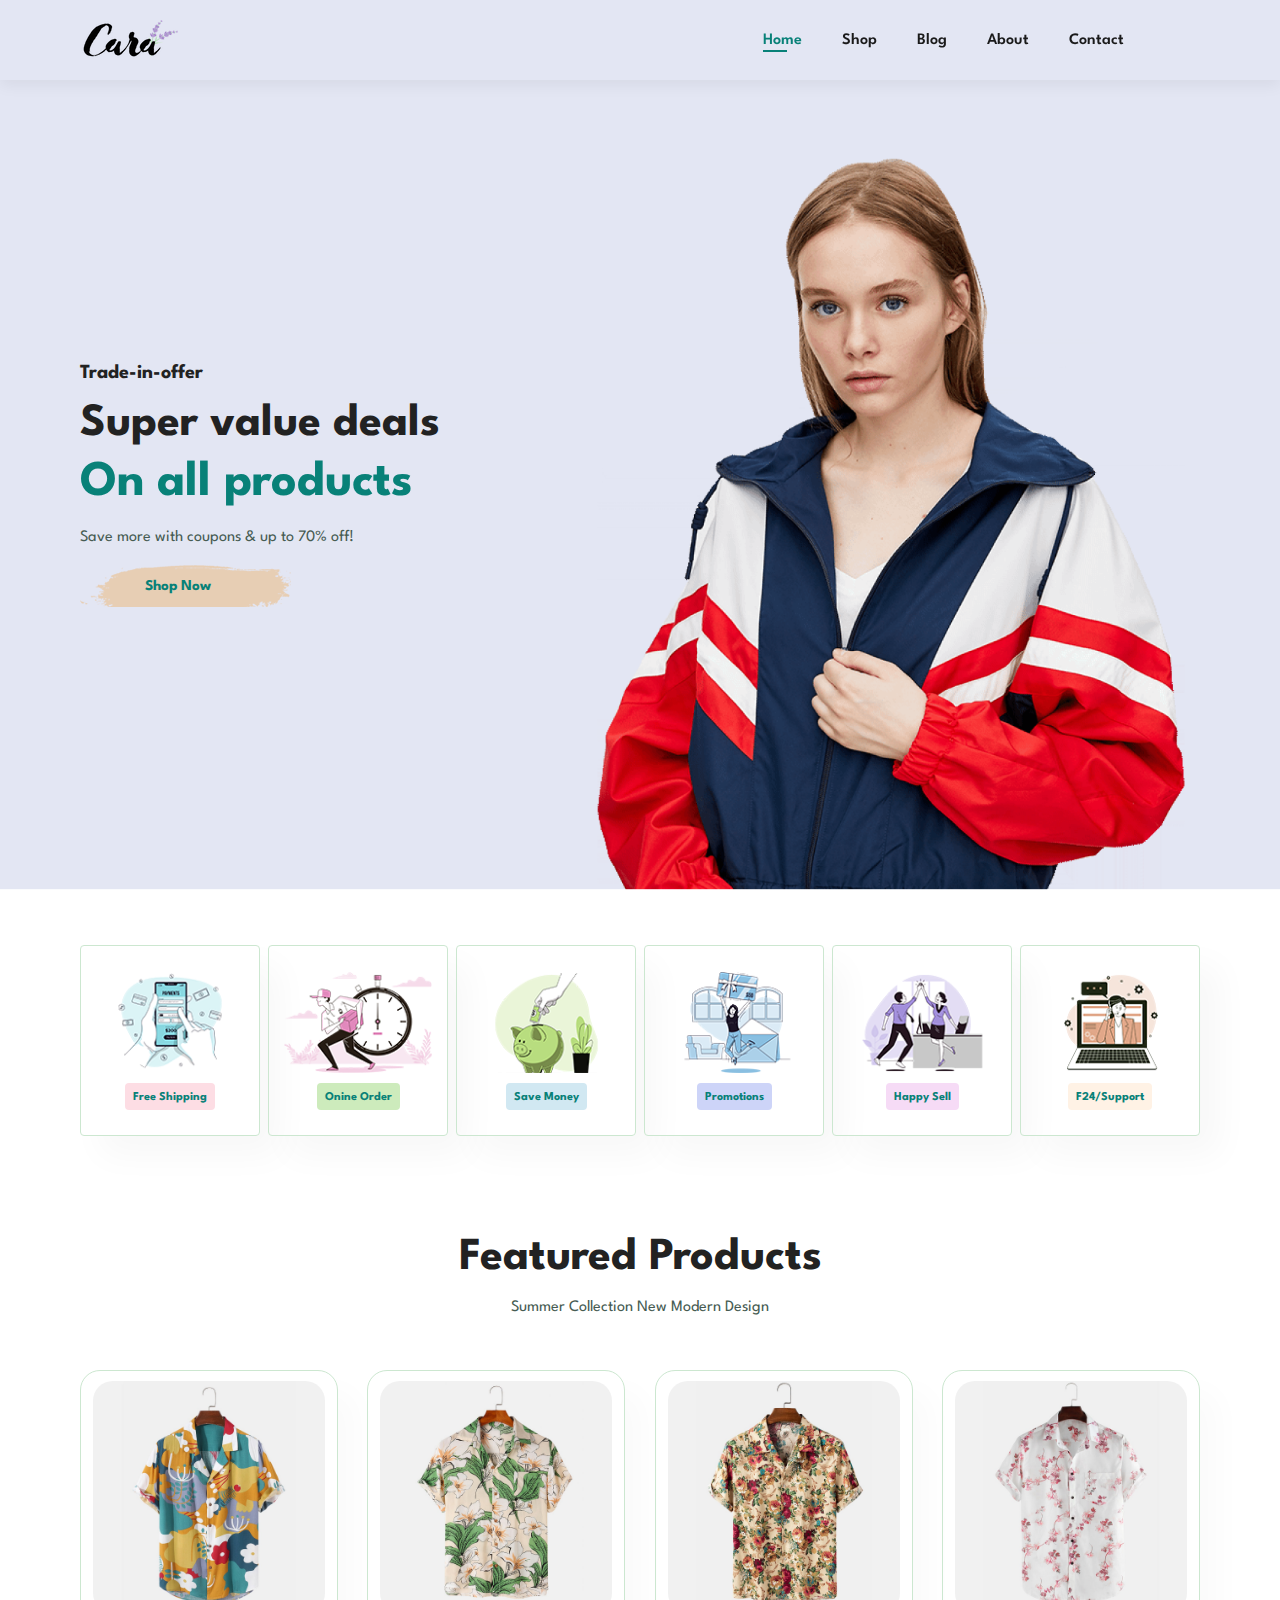
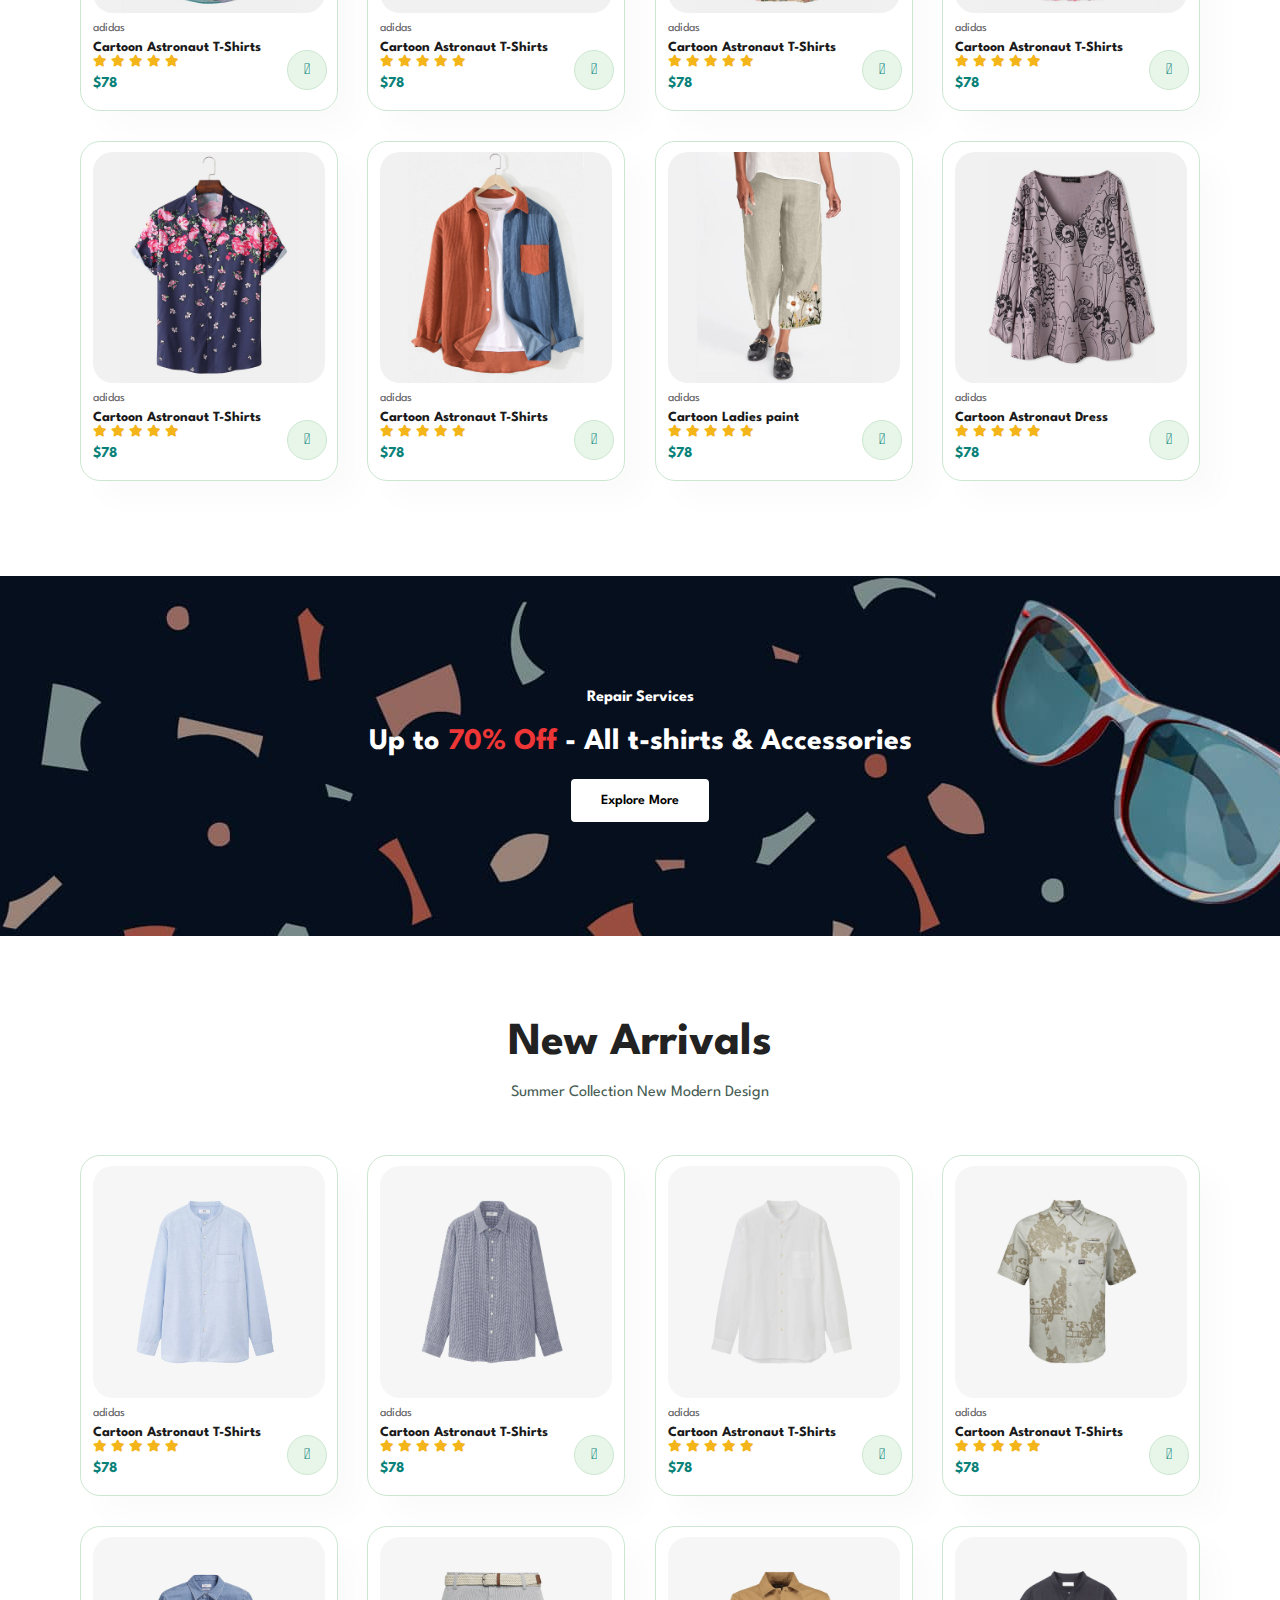
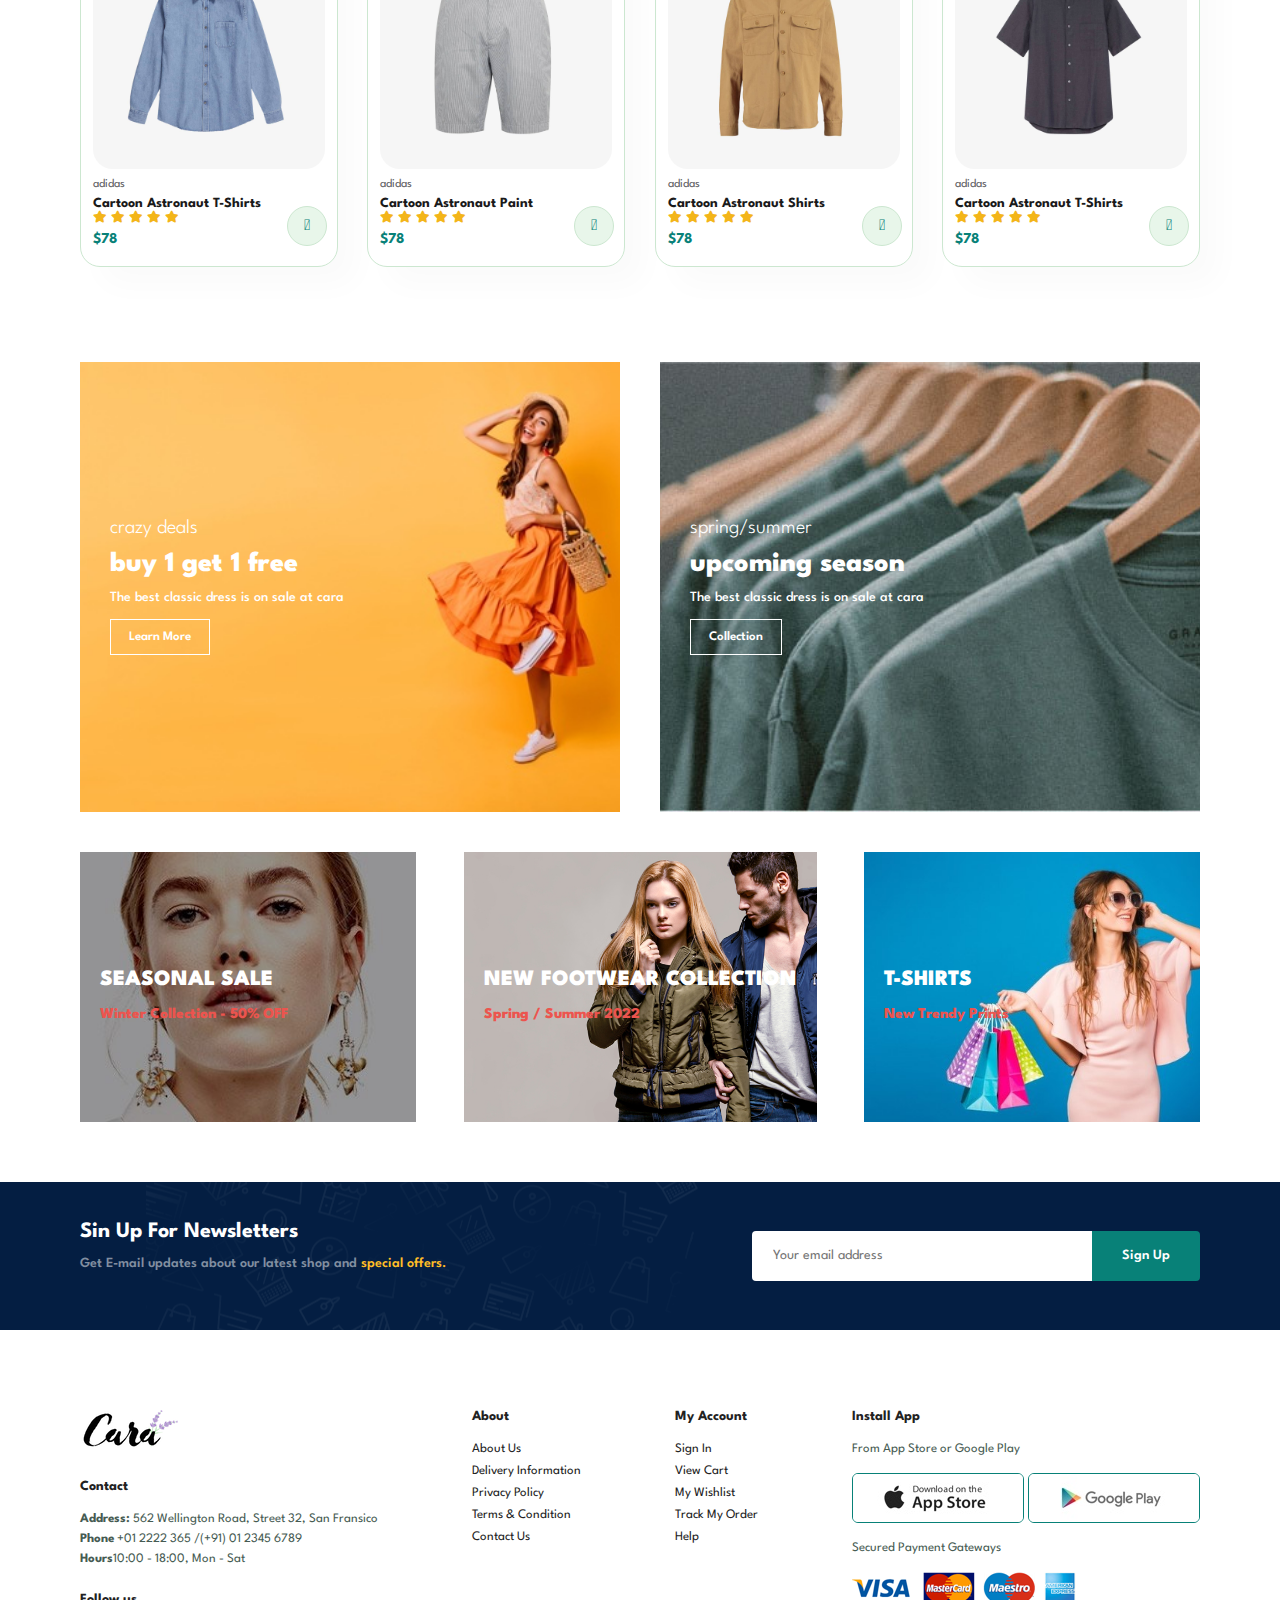
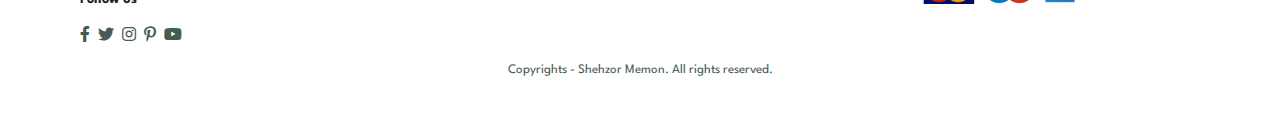
<file: index.html>
<html lang="en">
<head>
    <meta charset="UTF-8">
    <meta http-equiv="X-UA-Compatible" content="IE=edge">
    <meta name="viewport" content="width=device-width, initial-scale=1.0">
    <title>Ecommerce Website</title>
    <link rel="stylesheet" href="https://pro.fontawesome.com/releases/v5.10.0/css/all.css"/>
    <link rel="stylesheet" href="style.css">
</head>
<body>
    <section id="header">
        <a href="#"><img src="img/logo.png" class="logo" alt=""></a>

        <div>
            <ul id="navbar">
                <li><a class="active" href="index.html">Home</a></li>
                <li><a href="shop.html">Shop</a></li>
                <li><a href="blog.html">Blog</a></li>
                <li><a href="about.html">About</a></li>
                <li><a href="contact.html">Contact</a></li>
                <li id="lg-bag"><a href="cart.html"><i class="far fa-shopping-bag"></i></a></li>
                <a href="#" id="close"><i class="far fa-times"></i></a>
            </ul>
        </div>
        <div id="mobile">
            <a href="cart.html"><i class="far fa-shopping-bag"></i></a>
            <i id="bar" class="fas fa-outdent"></i>
        </div>
    </section>

    <section id="hero">
        <h4>Trade-in-offer</h4>
        <h2>Super value deals</h2>
        <h1>On all products</h1>
        <p>Save more with coupons & up to 70% off!</p>
        <button>Shop Now</button>
    </section>

    <section id="feature" class="section-p1">
        <div class="fe-box">
            <img src="img/features/f1.png" alt="">
            <h6>Free Shipping</h6>
        </div>
        <div class="fe-box">
            <img src="img/features/f2.png" alt="">
            <h6>Onine Order</h6>
        </div>
        <div class="fe-box">
            <img src="img/features/f3.png" alt="">
            <h6>Save Money</h6>
        </div>
        <div class="fe-box">
            <img src="img/features/f4.png" alt="">
            <h6>Promotions</h6>
        </div>
        <div class="fe-box">
            <img src="img/features/f5.png" alt="">
            <h6>Happy Sell</h6>
        </div>
        <div class="fe-box">
            <img src="img/features/f6.png" alt="">
            <h6>F24/Support</h6>
        </div>
    </section>

    <section id="product1" class="section-p1">
        <h2>Featured Products</h2>
        <p>Summer Collection New Modern Design</p>
        <div class="pro-container">
            <div class="pro">
                <img src="img/products/f1.jpg" alt="">
                <div class="des">
                    <span>adidas</span>
                    <h5>Cartoon Astronaut T-Shirts</h5>
                    <div class="star">
                        <i class="fas fa-star"></i>
                        <i class="fas fa-star"></i>
                        <i class="fas fa-star"></i>
                        <i class="fas fa-star"></i>
                        <i class="fas fa-star"></i>
                    </div>
                    <h4>$78</h4>
                </div>
                <a href="#"><i class="fal fa-shopping-cart cart"></i></a>
            </div>

            <div class="pro">
                <img src="img/products/f2.jpg" alt="">
                <div class="des">
                    <span>adidas</span>
                    <h5>Cartoon Astronaut T-Shirts</h5>
                    <div class="star">
                        <i class="fas fa-star"></i>
                        <i class="fas fa-star"></i>
                        <i class="fas fa-star"></i>
                        <i class="fas fa-star"></i>
                        <i class="fas fa-star"></i>
                    </div>
                    <h4>$78</h4>
                </div>
                <a href="#"><i class="fal fa-shopping-cart cart"></i></a>
            </div>

            <div class="pro">
                <img src="img/products/f3.jpg" alt="">
                <div class="des">
                    <span>adidas</span>
                    <h5>Cartoon Astronaut T-Shirts</h5>
                    <div class="star">
                        <i class="fas fa-star"></i>
                        <i class="fas fa-star"></i>
                        <i class="fas fa-star"></i>
                        <i class="fas fa-star"></i>
                        <i class="fas fa-star"></i>
                    </div>
                    <h4>$78</h4>
                </div>
                <a href="#"><i class="fal fa-shopping-cart cart"></i></a>
            </div>

            <div class="pro">
                <img src="img/products/f4.jpg" alt="">
                <div class="des">
                    <span>adidas</span>
                    <h5>Cartoon Astronaut T-Shirts</h5>
                    <div class="star">
                        <i class="fas fa-star"></i>
                        <i class="fas fa-star"></i>
                        <i class="fas fa-star"></i>
                        <i class="fas fa-star"></i>
                        <i class="fas fa-star"></i>
                    </div>
                    <h4>$78</h4>
                </div>
                <a href="#"><i class="fal fa-shopping-cart cart"></i></a>
            </div>

            <div class="pro">
                <img src="img/products/f5.jpg" alt="">
                <div class="des">
                    <span>adidas</span>
                    <h5>Cartoon Astronaut T-Shirts</h5>
                    <div class="star">
                        <i class="fas fa-star"></i>
                        <i class="fas fa-star"></i>
                        <i class="fas fa-star"></i>
                        <i class="fas fa-star"></i>
                        <i class="fas fa-star"></i>
                    </div>
                    <h4>$78</h4>
                </div>
                <a href="#"><i class="fal fa-shopping-cart cart"></i></a>
            </div>

            <div class="pro">
                <img src="img/products/f6.jpg" alt="">
                <div class="des">
                    <span>adidas</span>
                    <h5>Cartoon Astronaut T-Shirts</h5>
                    <div class="star">
                        <i class="fas fa-star"></i>
                        <i class="fas fa-star"></i>
                        <i class="fas fa-star"></i>
                        <i class="fas fa-star"></i>
                        <i class="fas fa-star"></i>
                    </div>
                    <h4>$78</h4>
                </div>
                <a href="#"><i class="fal fa-shopping-cart cart"></i></a>
            </div>

            <div class="pro">
                <img src="img/products/f7.jpg" alt="">
                <div class="des">
                    <span>adidas</span>
                    <h5>Cartoon Ladies paint</h5>
                    <div class="star">
                        <i class="fas fa-star"></i>
                        <i class="fas fa-star"></i>
                        <i class="fas fa-star"></i>
                        <i class="fas fa-star"></i>
                        <i class="fas fa-star"></i>
                    </div>
                    <h4>$78</h4>
                </div>
                <a href="#"><i class="fal fa-shopping-cart cart"></i></a>
            </div>

            <div class="pro">
                <img src="img/products/f8.jpg" alt="">
                <div class="des">
                    <span>adidas</span>
                    <h5>Cartoon Astronaut Dress</h5>
                    <div class="star">
                        <i class="fas fa-star"></i>
                        <i class="fas fa-star"></i>
                        <i class="fas fa-star"></i>
                        <i class="fas fa-star"></i>
                        <i class="fas fa-star"></i>
                    </div>
                    <h4>$78</h4>
                </div>
                <a href="#"><i class="fal fa-shopping-cart cart"></i></a>
            </div>
        </div>
    </section>

    <section id="banner" class="section-m1">
        <h4>Repair Services</h4>
        <h2>Up to <span>70% Off</span> - All t-shirts & Accessories</h2>
        <button class="normal">Explore More</button>
    </section>

    <section id="product1" class="section-p1">
        <h2>New Arrivals</h2>
        <p>Summer Collection New Modern Design</p>
        <div class="pro-container">
            <div class="pro">
                <img src="img/products/n1.jpg" alt="">
                <div class="des">
                    <span>adidas</span>
                    <h5>Cartoon Astronaut T-Shirts</h5>
                    <div class="star">
                        <i class="fas fa-star"></i>
                        <i class="fas fa-star"></i>
                        <i class="fas fa-star"></i>
                        <i class="fas fa-star"></i>
                        <i class="fas fa-star"></i>
                    </div>
                    <h4>$78</h4>
                </div>
                <a href="#"><i class="fal fa-shopping-cart cart"></i></a>
            </div>

            <div class="pro">
                <img src="img/products/n2.jpg" alt="">
                <div class="des">
                    <span>adidas</span>
                    <h5>Cartoon Astronaut T-Shirts</h5>
                    <div class="star">
                        <i class="fas fa-star"></i>
                        <i class="fas fa-star"></i>
                        <i class="fas fa-star"></i>
                        <i class="fas fa-star"></i>
                        <i class="fas fa-star"></i>
                    </div>
                    <h4>$78</h4>
                </div>
                <a href="#"><i class="fal fa-shopping-cart cart"></i></a>
            </div>

            <div class="pro">
                <img src="img/products/n3.jpg" alt="">
                <div class="des">
                    <span>adidas</span>
                    <h5>Cartoon Astronaut T-Shirts</h5>
                    <div class="star">
                        <i class="fas fa-star"></i>
                        <i class="fas fa-star"></i>
                        <i class="fas fa-star"></i>
                        <i class="fas fa-star"></i>
                        <i class="fas fa-star"></i>
                    </div>
                    <h4>$78</h4>
                </div>
                <a href="#"><i class="fal fa-shopping-cart cart"></i></a>
            </div>

            <div class="pro">
                <img src="img/products/n4.jpg" alt="">
                <div class="des">
                    <span>adidas</span>
                    <h5>Cartoon Astronaut T-Shirts</h5>
                    <div class="star">
                        <i class="fas fa-star"></i>
                        <i class="fas fa-star"></i>
                        <i class="fas fa-star"></i>
                        <i class="fas fa-star"></i>
                        <i class="fas fa-star"></i>
                    </div>
                    <h4>$78</h4>
                </div>
                <a href="#"><i class="fal fa-shopping-cart cart"></i></a>
            </div>

            <div class="pro">
                <img src="img/products/n5.jpg" alt="">
                <div class="des">
                    <span>adidas</span>
                    <h5>Cartoon Astronaut T-Shirts</h5>
                    <div class="star">
                        <i class="fas fa-star"></i>
                        <i class="fas fa-star"></i>
                        <i class="fas fa-star"></i>
                        <i class="fas fa-star"></i>
                        <i class="fas fa-star"></i>
                    </div>
                    <h4>$78</h4>
                </div>
                <a href="#"><i class="fal fa-shopping-cart cart"></i></a>
            </div>

            <div class="pro">
                <img src="img/products/n6.jpg" alt="">
                <div class="des">
                    <span>adidas</span>
                    <h5>Cartoon Astronaut Paint</h5>
                    <div class="star">
                        <i class="fas fa-star"></i>
                        <i class="fas fa-star"></i>
                        <i class="fas fa-star"></i>
                        <i class="fas fa-star"></i>
                        <i class="fas fa-star"></i>
                    </div>
                    <h4>$78</h4>
                </div>
                <a href="#"><i class="fal fa-shopping-cart cart"></i></a>
            </div>

            <div class="pro">
                <img src="img/products/n7.jpg" alt="">
                <div class="des">
                    <span>adidas</span>
                    <h5>Cartoon Astronaut Shirts</h5>
                    <div class="star">
                        <i class="fas fa-star"></i>
                        <i class="fas fa-star"></i>
                        <i class="fas fa-star"></i>
                        <i class="fas fa-star"></i>
                        <i class="fas fa-star"></i>
                    </div>
                    <h4>$78</h4>
                </div>
                <a href="#"><i class="fal fa-shopping-cart cart"></i></a>
            </div>

            <div class="pro">
                <img src="img/products/n8.jpg" alt="">
                <div class="des">
                    <span>adidas</span>
                    <h5>Cartoon Astronaut T-Shirts</h5>
                    <div class="star">
                        <i class="fas fa-star"></i>
                        <i class="fas fa-star"></i>
                        <i class="fas fa-star"></i>
                        <i class="fas fa-star"></i>
                        <i class="fas fa-star"></i>
                    </div>
                    <h4>$78</h4>
                </div>
                <a href="#"><i class="fal fa-shopping-cart cart"></i></a>
            </div>
        </div>
    </section>

    <section id="sm-banner" class="section-p1">
        <div class="banner-box">
            <h4>crazy deals</h4>
            <h2>buy 1 get 1 free</h2>
            <span>The best classic dress is on sale at cara</span>
            <button class="white">Learn More</button>
        </div>
        <div class="banner-box banner-box2">
            <h4>spring/summer</h4>
            <h2>upcoming season</h2>
            <span>The best classic dress is on sale at cara</span>
            <button class="white">Collection</button>
        </div>
    </section>

    <section id="banner3">
        <div class="banner-box">
            <h2>SEASONAL SALE</h2>
            <h3>Winter Collection - 50% OFF</h3>
        </div>
        <div class="banner-box banner-box2">
            <h2>NEW FOOTWEAR COLLECTION</h2>
            <h3>Spring / Summer 2022</h3>
        </div>
        <div class="banner-box banner-box3">
            <h2>T-SHIRTS</h2>
            <h3>New Trendy Prints</h3>
        </div>
    </section>

    <section id="newsletter" class="section-p1 section-m1">
        <div class="newstext">
            <h4>Sin Up For Newsletters</h4>
            <p>Get E-mail updates about our latest shop and <span>special offers.</span></p>
        </div>
        <div class="form">
            <input type="text" placeholder="Your email address">
            <button class="normal">Sign Up</button>
        </div>
    </section>

    <footer class="section-p1">
        <div class="col">
            <img class="logo" src="img/logo.png" alt="">
            <h4>Contact</h4>
            <p><strong>Address:</strong> 562 Wellington Road, Street 32, San Fransico</p>
            <p><strong>Phone</strong> +01 2222 365 /(+91) 01 2345 6789</p>
            <p><strong>Hours</strong>10:00 - 18:00, Mon - Sat</p>
            <div class="follow">
                <h4>Follow us</h4>
                <div class="icon">
                    <i class="fab fa-facebook-f"></i>
                    <i class="fab fa-twitter"></i>
                    <i class="fab fa-instagram"></i>
                    <i class="fab fa-pinterest-p"></i>
                    <i class="fab fa-youtube"></i>
                </div>
            </div>
        </div>

        <div class="col">
            <h4>About</h4>
            <a href="#">About Us</a>
            <a href="#">Delivery Information</a>
            <a href="#">Privacy Policy</a>
            <a href="#">Terms & Condition</a>
            <a href="#">Contact Us</a>
        </div>

        <div class="col">
            <h4>My Account</h4>
            <a href="#">Sign In</a>
            <a href="#">View Cart</a>
            <a href="#">My Wishlist</a>
            <a href="#">Track My Order</a>
            <a href="#">Help</a>
        </div>

        <div class="col install">
            <h4>Install App</h4>
            <p>From App Store or Google Play</p>
            <div class="row">
                <img src="img/pay/app.jpg" alt="">
                <img src="img/pay/play.jpg" alt="">
            </div>
                <p>Secured Payment Gateways</p>
                <img src="img/pay/pay.png" alt="">
        </div>

        <div class="copyright">
            <p> Copyrights - Shehzor Memon. All rights reserved.</p>
        </div>
    </footer>

    <script src="script.js"></script>
</body>
</html>
</file>
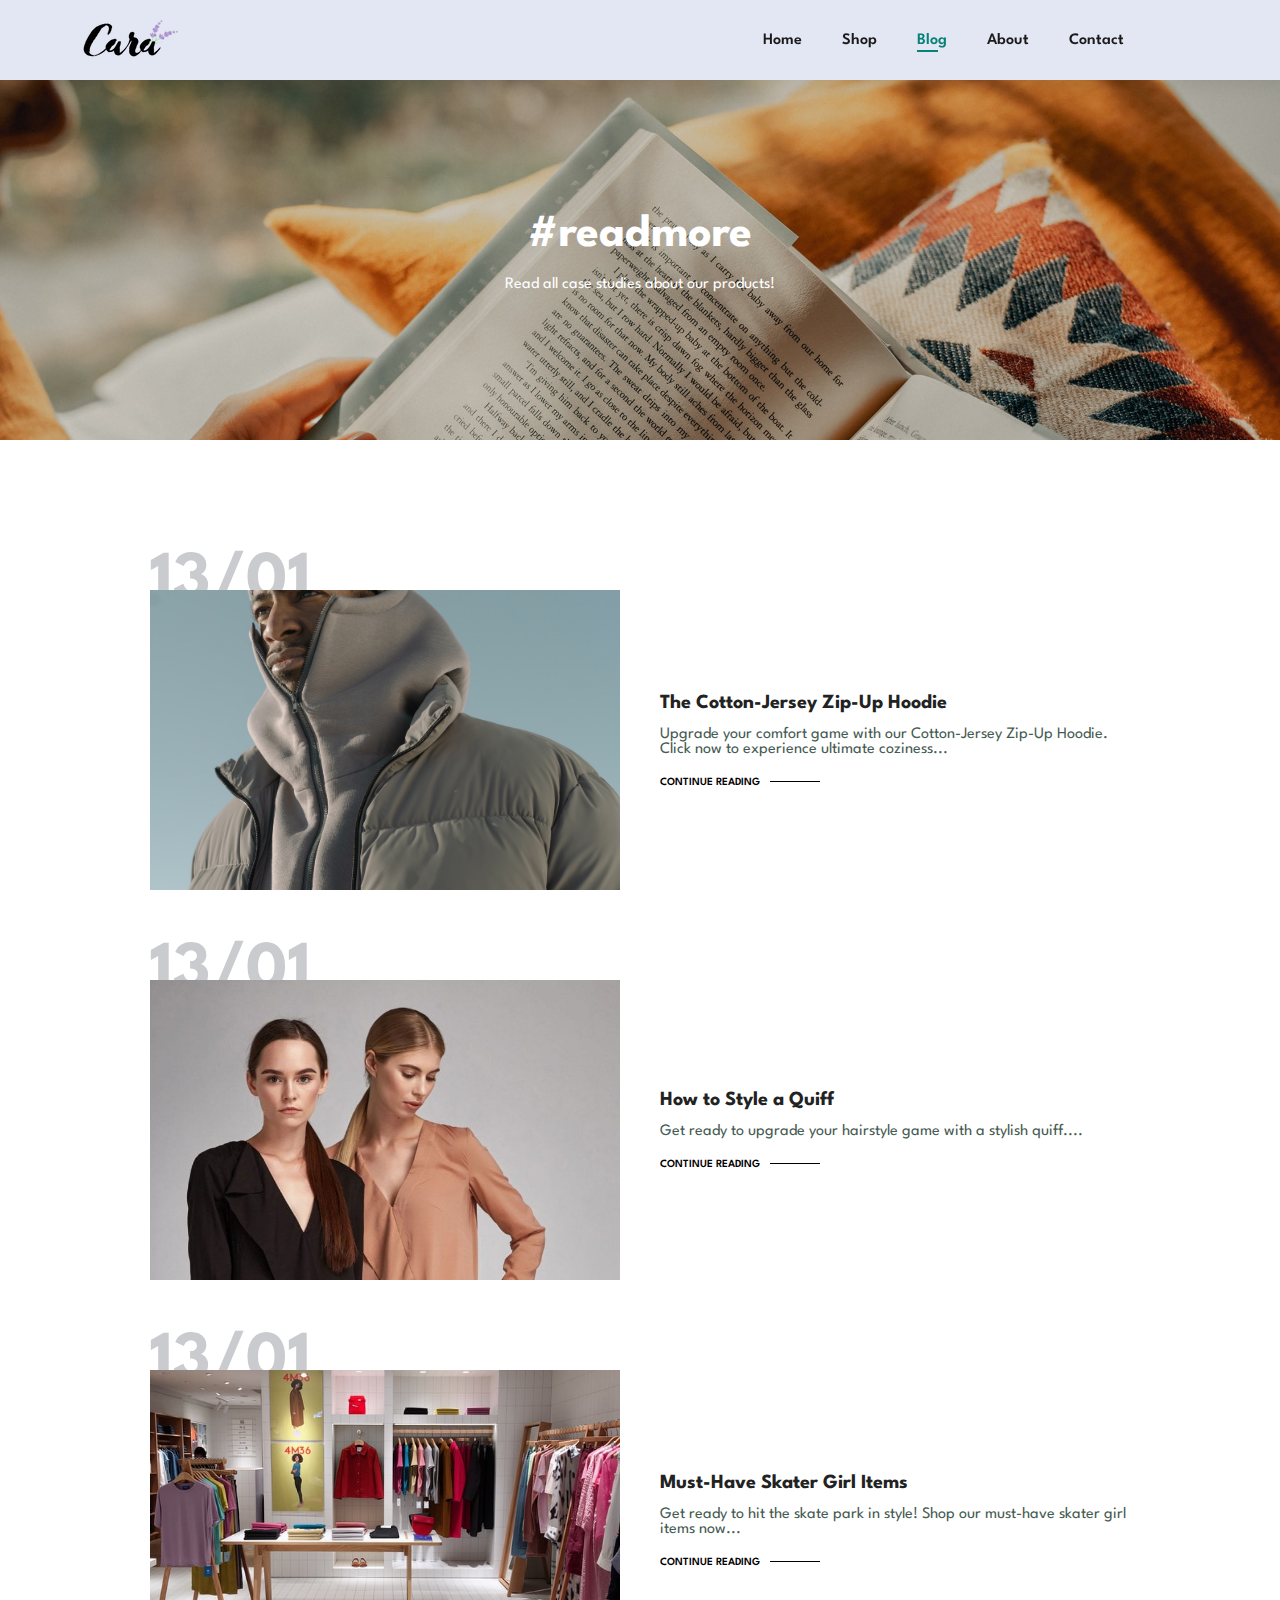
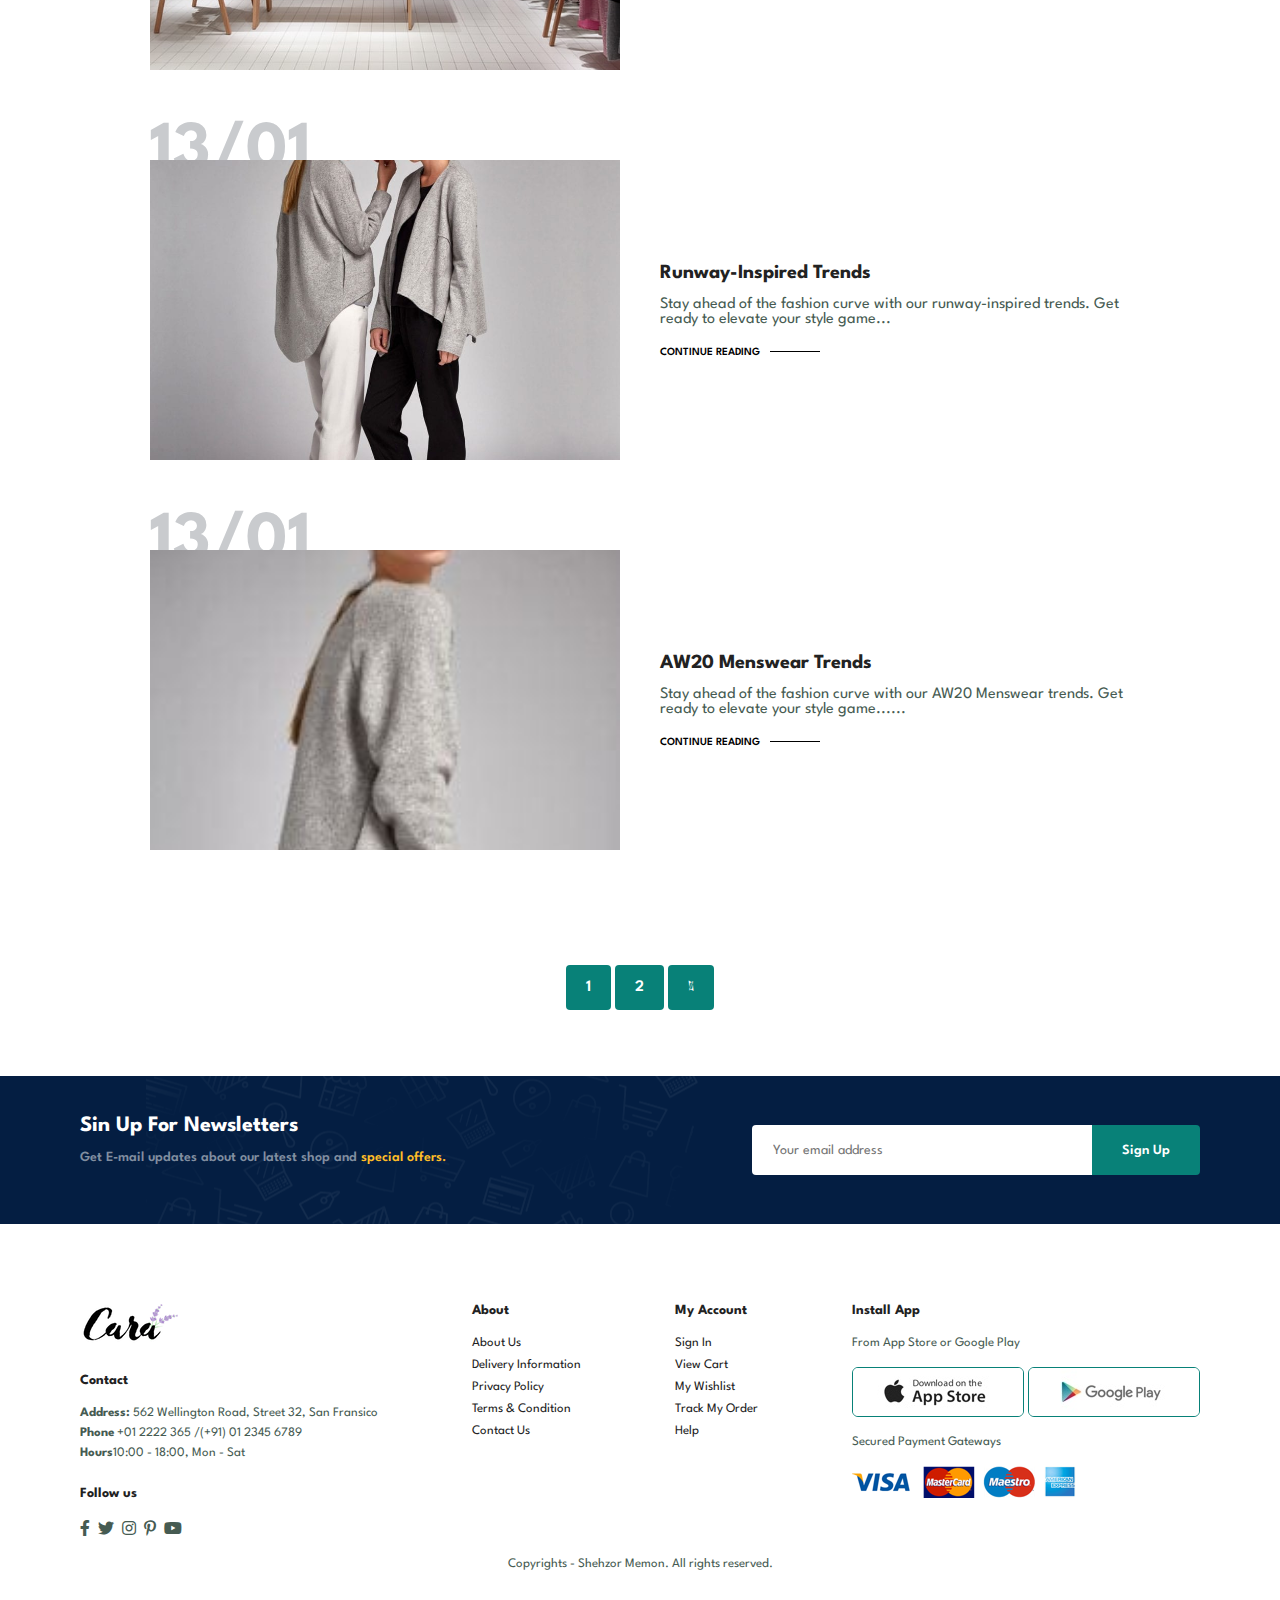
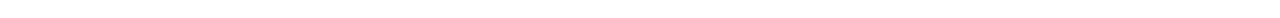
<file: blog.html>
<html lang="en">
<head>
    <meta charset="UTF-8">
    <meta http-equiv="X-UA-Compatible" content="IE=edge">
    <meta name="viewport" content="width=device-width, initial-scale=1.0">
    <title>Ecommerce Website</title>
    <link rel="stylesheet" href="https://pro.fontawesome.com/releases/v5.10.0/css/all.css"/>
    <link rel="stylesheet" href="style.css">
</head>
<body>
    <section id="header">
        <a href="#"><img src="img/logo.png" class="logo" alt=""></a>

        <div>
            <ul id="navbar">
                <li><a href="index.html">Home</a></li>
                <li><a href="shop.html">Shop</a></li>
                <li><a class="active" href="blog.html">Blog</a></li>
                <li><a href="about.html">About</a></li>
                <li><a href="contact.html">Contact</a></li>
                <li id="lg-bag"><a href="cart.html"><i class="far fa-shopping-bag"></i></a></li>
                <a href="#" id="close"><i class="far fa-times"></i></a>
            </ul>
        </div>
        <div id="mobile">
            <a href="cart.html"><i class="far fa-shopping-bag"></i></a>
            <i id="bar" class="fas fa-outdent"></i>
        </div>
    </section>

    <section id="page-header2" class="blog-header">
        
        <h2>#readmore</h2>
        <p>Read all case studies about our products!</p>
        
    </section>

    <section id="blog">
        <div class="blog-box">
            <div class="blog-img">
                <img src="img/blog/b1.jpg" alt="">
            </div>
            <div class="blog-details">
                <h4>The Cotton-Jersey Zip-Up Hoodie</h4>
                <p>Upgrade your comfort game with our Cotton-Jersey Zip-Up Hoodie. Click now to experience ultimate coziness...</p>
                <a href="#">CONTINUE READING</a>
            </div>
            <h1>13/01</h1>
        </div>

        <div class="blog-box">
            <div class="blog-img">
                <img src="img/blog/b2.jpg" alt="">
            </div>
            <div class="blog-details">
                <h4>How to Style a Quiff</h4>
                <p>Get ready to upgrade your hairstyle game with a stylish quiff....</p>
                <a href="#">CONTINUE READING</a>
            </div>
            <h1>13/01</h1>
        </div>

        <div class="blog-box">
            <div class="blog-img">
                <img src="img/blog/b3.jpg" alt="">
            </div>
            <div class="blog-details">
                <h4>Must-Have Skater Girl Items</h4>
                <p>Get ready to hit the skate park in style! Shop our must-have skater girl items now...</p>
                <a href="#">CONTINUE READING</a>
            </div>
            <h1>13/01</h1>
        </div>

        <div class="blog-box">
            <div class="blog-img">
                <img src="img/blog/b4.jpg" alt="">
            </div>
            <div class="blog-details">
                <h4>Runway-Inspired Trends</h4>
                <p>Stay ahead of the fashion curve with our runway-inspired trends. Get ready to elevate your style game...</p>
                <a href="#">CONTINUE READING</a>
            </div>
            <h1>13/01</h1>
        </div>

        <div class="blog-box">
            <div class="blog-img">
                <img src="img/blog/b5.jpg" alt="">
            </div>
            <div class="blog-details">
                <h4>AW20 Menswear Trends</h4>
                <p>Stay ahead of the fashion curve with our AW20 Menswear trends. Get ready to elevate your style game......</p>
                <a href="#">CONTINUE READING</a>
            </div>
            <h1>13/01</h1>
        </div>
    </section>

    <section id="pagination" class="section-p1">
        <a href="#">1</a>
        <a href="#">2</a>
        <a href="#"><i class="fal fa-long-arrow-alt-right"></i></a>
    </section>

    <section id="newsletter" class="section-p1 section-m1">
        <div class="newstext">
            <h4>Sin Up For Newsletters</h4>
            <p>Get E-mail updates about our latest shop and <span>special offers.</span></p>
        </div>
        <div class="form">
            <input type="text" placeholder="Your email address">
            <button class="normal">Sign Up</button>
        </div>
    </section>

    <footer class="section-p1">
        <div class="col">
            <img class="logo" src="img/logo.png" alt="">
            <h4>Contact</h4>
            <p><strong>Address:</strong> 562 Wellington Road, Street 32, San Fransico</p>
            <p><strong>Phone</strong> +01 2222 365 /(+91) 01 2345 6789</p>
            <p><strong>Hours</strong>10:00 - 18:00, Mon - Sat</p>
            <div class="follow">
                <h4>Follow us</h4>
                <div class="icon">
                    <i class="fab fa-facebook-f"></i>
                    <i class="fab fa-twitter"></i>
                    <i class="fab fa-instagram"></i>
                    <i class="fab fa-pinterest-p"></i>
                    <i class="fab fa-youtube"></i>
                </div>
            </div>
        </div>

        <div class="col">
            <h4>About</h4>
            <a href="#">About Us</a>
            <a href="#">Delivery Information</a>
            <a href="#">Privacy Policy</a>
            <a href="#">Terms & Condition</a>
            <a href="#">Contact Us</a>
        </div>

        <div class="col">
            <h4>My Account</h4>
            <a href="#">Sign In</a>
            <a href="#">View Cart</a>
            <a href="#">My Wishlist</a>
            <a href="#">Track My Order</a>
            <a href="#">Help</a>
        </div>

        <div class="col install">
            <h4>Install App</h4>
            <p>From App Store or Google Play</p>
            <div class="row">
                <img src="img/pay/app.jpg" alt="">
                <img src="img/pay/play.jpg" alt="">
            </div>
                <p>Secured Payment Gateways</p>
                <img src="img/pay/pay.png" alt="">
        </div>

        <div class="copyright">
            <p> Copyrights - Shehzor Memon. All rights reserved.</p>
        </div>
    </footer>

    <script src="script.js"></script>
</body>
</html>
</file>
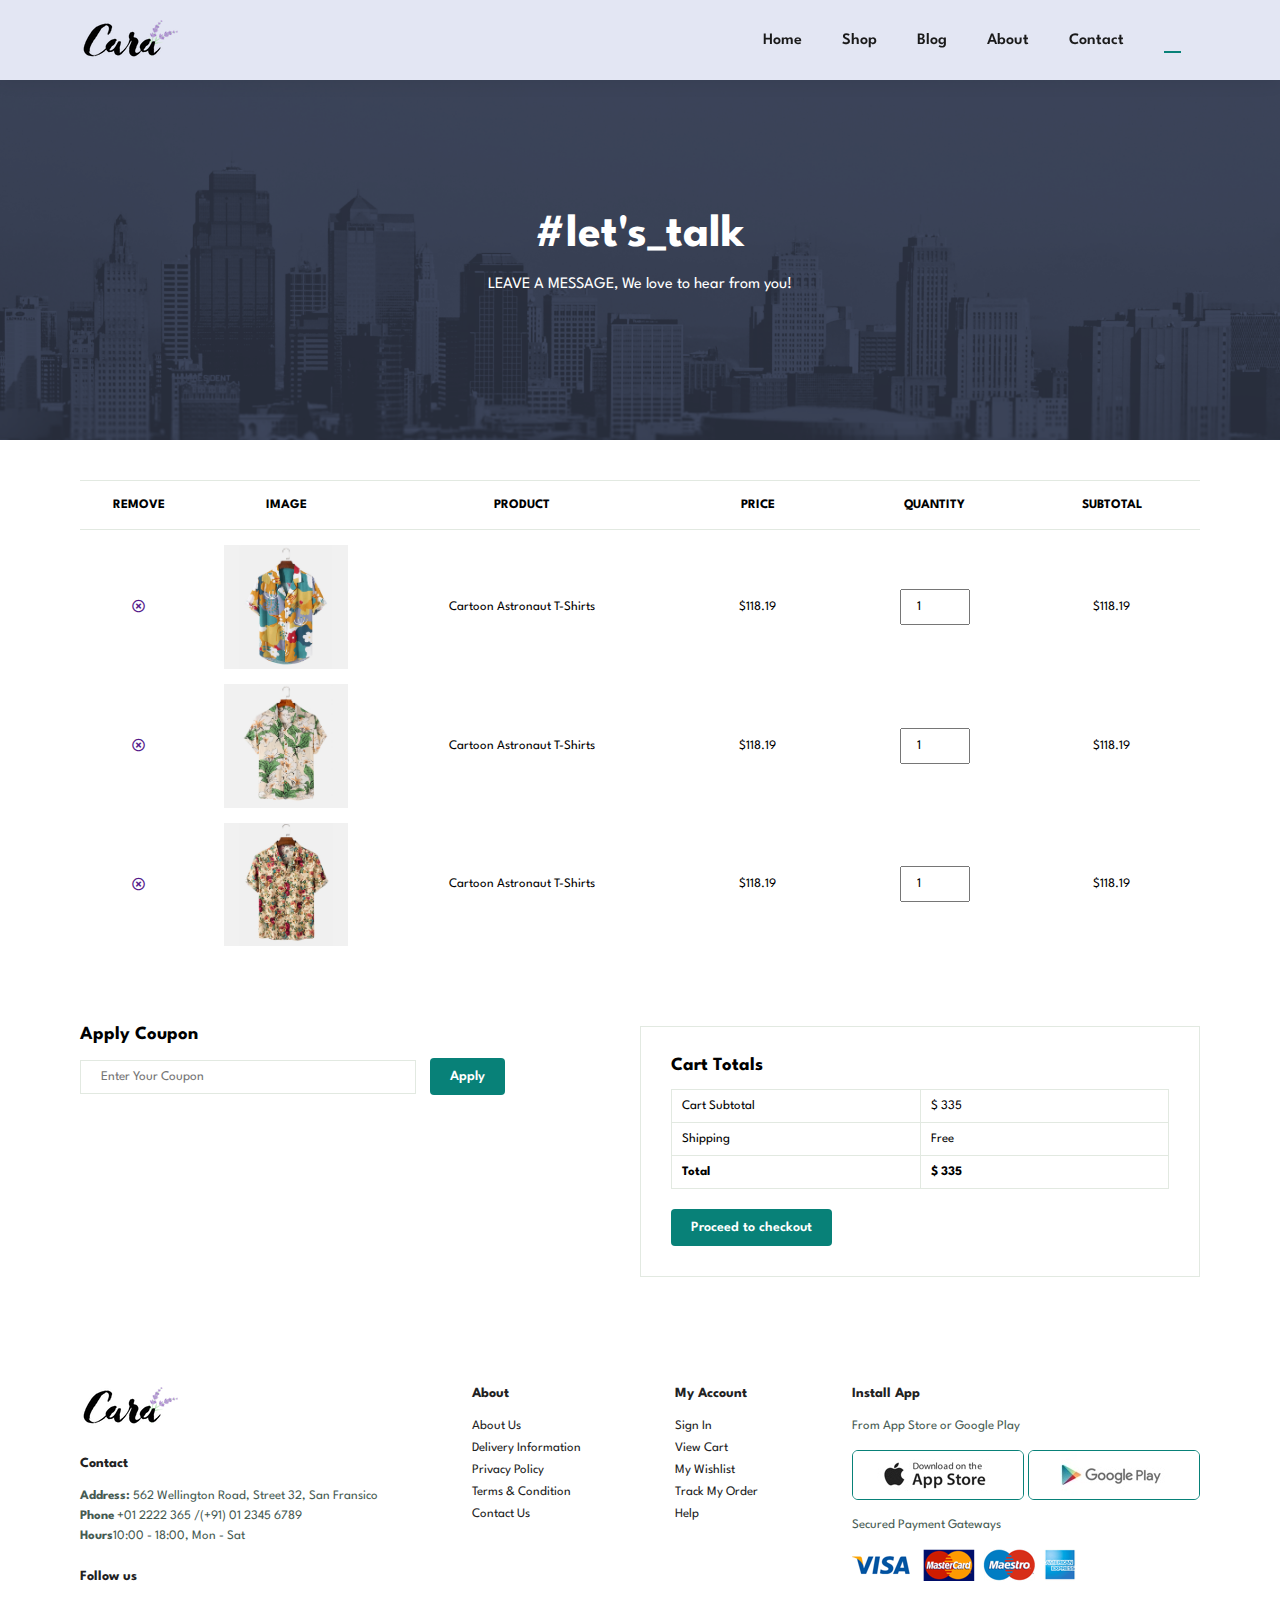
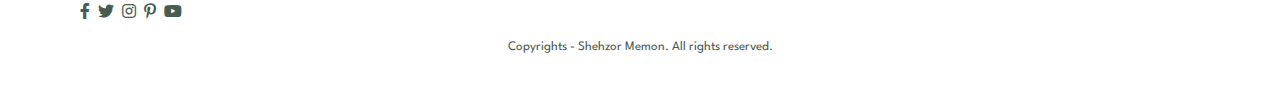
<file: cart.html>
<html lang="en">
<head>
    <meta charset="UTF-8">
    <meta http-equiv="X-UA-Compatible" content="IE=edge">
    <meta name="viewport" content="width=device-width, initial-scale=1.0">
    <title>Ecommerce Website</title>
    <link rel="stylesheet" href="https://pro.fontawesome.com/releases/v5.10.0/css/all.css"/>
    <link rel="stylesheet" href="style.css">
</head>
<body>
    <section id="header">
        <a href="#"><img src="img/logo.png" class="logo" alt=""></a>

        <div>
            <ul id="navbar">
                <li><a href="index.html">Home</a></li>
                <li><a href="shop.html">Shop</a></li>
                <li><a href="blog.html">Blog</a></li>
                <li><a href="about.html">About</a></li>
                <li><a href="contact.html">Contact</a></li>
                <li id="lg-bag"><a class="active" href="cart.html"><i class="far fa-shopping-bag"></i></a></li>
                <a href="#" id="close"><i class="far fa-times"></i></a>
            </ul>
        </div>
        <div id="mobile">
            <a href="cart.html"><i class="far fa-shopping-bag"></i></a>
            <i id="bar" class="fas fa-outdent"></i>
        </div>
    </section>

    <section id="page-header3" class="about-header">
        
        <h2>#let's_talk</h2>
        <p>LEAVE A MESSAGE, We love to hear from you!</p>
        
    </section>

    <section id="cart" class="section-p1">
        <table width="100%">
            <thead>
                <tr>
                    <td>Remove</td>
                    <td>Image</td>
                    <td>Product</td>
                    <td>Price</td>
                    <td>Quantity</td>
                    <td>Subtotal</td>
                </tr>
            </thead>
            <tbody>
                <tr>
                    <td><a href=""><i class="far fa-times-circle"></i></a></td>
                    <td><img src="img/products/f1.jpg" alt=""></td>
                    <td>Cartoon Astronaut T-Shirts</td>
                    <td>$118.19</td>
                    <td><input type="number" value="1"></td>
                    <td>$118.19</td>
                </tr>
                <tr>
                    <td><a href=""><i class="far fa-times-circle"></i></a></td>
                    <td><img src="img/products/f2.jpg" alt=""></td>
                    <td>Cartoon Astronaut T-Shirts</td>
                    <td>$118.19</td>
                    <td><input type="number" value="1"></td>
                    <td>$118.19</td>
                </tr>
                <tr>
                    <td><a href=""><i class="far fa-times-circle"></i></a></td>
                    <td><img src="img/products/f3.jpg" alt=""></td>
                    <td>Cartoon Astronaut T-Shirts</td>
                    <td>$118.19</td>
                    <td><input type="number" value="1"></td>
                    <td>$118.19</td>
                </tr>
            </tbody>
        </table>
    </section>

    <section id="cart-add" class="section-p1">
        <div id="coupon">
            <h3>Apply Coupon</h3>
            <div>
                <input type="text" placeholder="Enter Your Coupon">
                <button class="normal">Apply</button>
            </div>
        </div>

        <div id="subtotal">
            <h3>Cart Totals</h3>
            <table>
                <tr>
                    <td>Cart Subtotal</td>
                    <td>$ 335</td>
                </tr>
                <tr>
                    <td>Shipping</td>
                    <td>Free</td>
                </tr>
                <tr>
                    <td><strong>Total</strong></td>
                    <td><strong>$ 335</strong></td>
                </tr>
            </table>
            <button class="normal">Proceed to checkout</button>
        </div>
    </section>

    <footer class="section-p1">
        <div class="col">
            <img class="logo" src="img/logo.png" alt="">
            <h4>Contact</h4>
            <p><strong>Address:</strong> 562 Wellington Road, Street 32, San Fransico</p>
            <p><strong>Phone</strong> +01 2222 365 /(+91) 01 2345 6789</p>
            <p><strong>Hours</strong>10:00 - 18:00, Mon - Sat</p>
            <div class="follow">
                <h4>Follow us</h4>
                <div class="icon">
                    <i class="fab fa-facebook-f"></i>
                    <i class="fab fa-twitter"></i>
                    <i class="fab fa-instagram"></i>
                    <i class="fab fa-pinterest-p"></i>
                    <i class="fab fa-youtube"></i>
                </div>
            </div>
        </div>

        <div class="col">
            <h4>About</h4>
            <a href="#">About Us</a>
            <a href="#">Delivery Information</a>
            <a href="#">Privacy Policy</a>
            <a href="#">Terms & Condition</a>
            <a href="#">Contact Us</a>
        </div>

        <div class="col">
            <h4>My Account</h4>
            <a href="#">Sign In</a>
            <a href="#">View Cart</a>
            <a href="#">My Wishlist</a>
            <a href="#">Track My Order</a>
            <a href="#">Help</a>
        </div>

        <div class="col install">
            <h4>Install App</h4>
            <p>From App Store or Google Play</p>
            <div class="row">
                <img src="img/pay/app.jpg" alt="">
                <img src="img/pay/play.jpg" alt="">
            </div>
                <p>Secured Payment Gateways</p>
                <img src="img/pay/pay.png" alt="">
        </div>

        <div class="copyright">
            <p> Copyrights - Shehzor Memon. All rights reserved.</p>
        </div>
    </footer>

    <script src="script.js"></script>
</body>
</html>
</file>
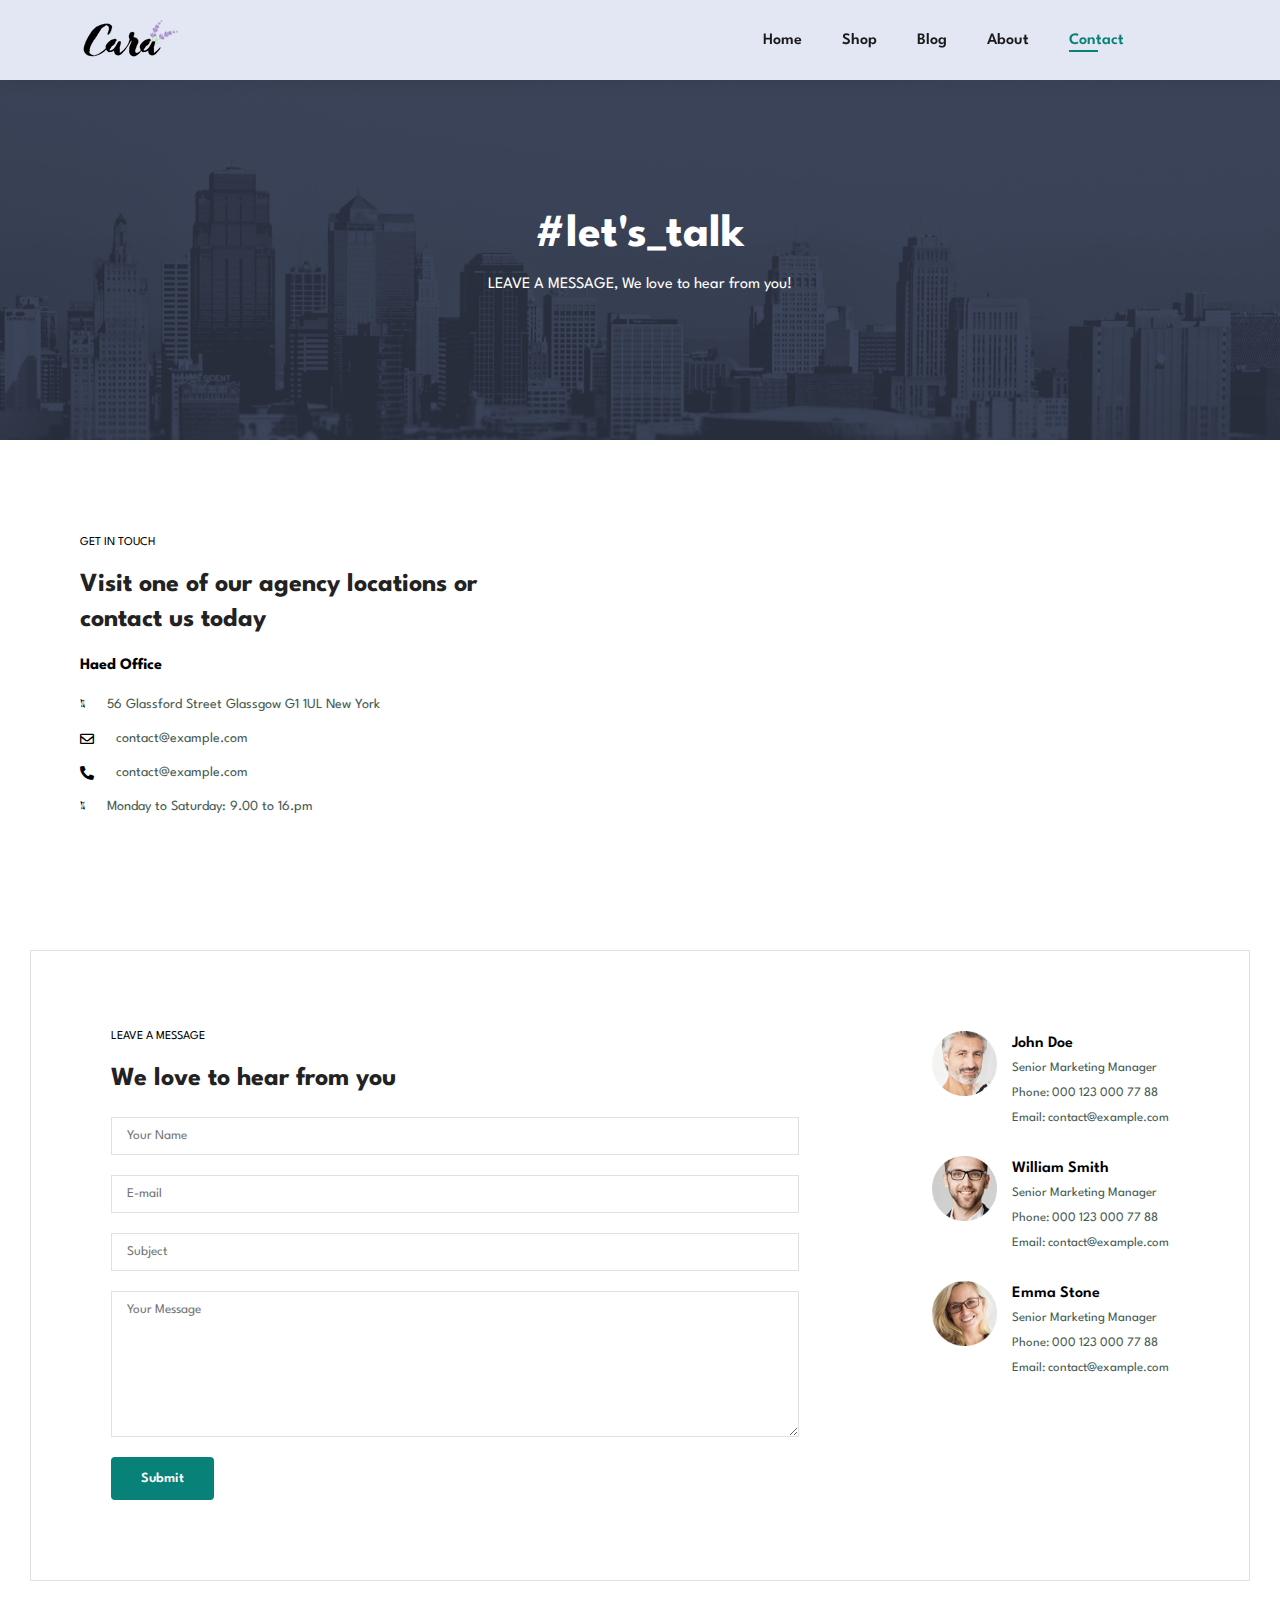
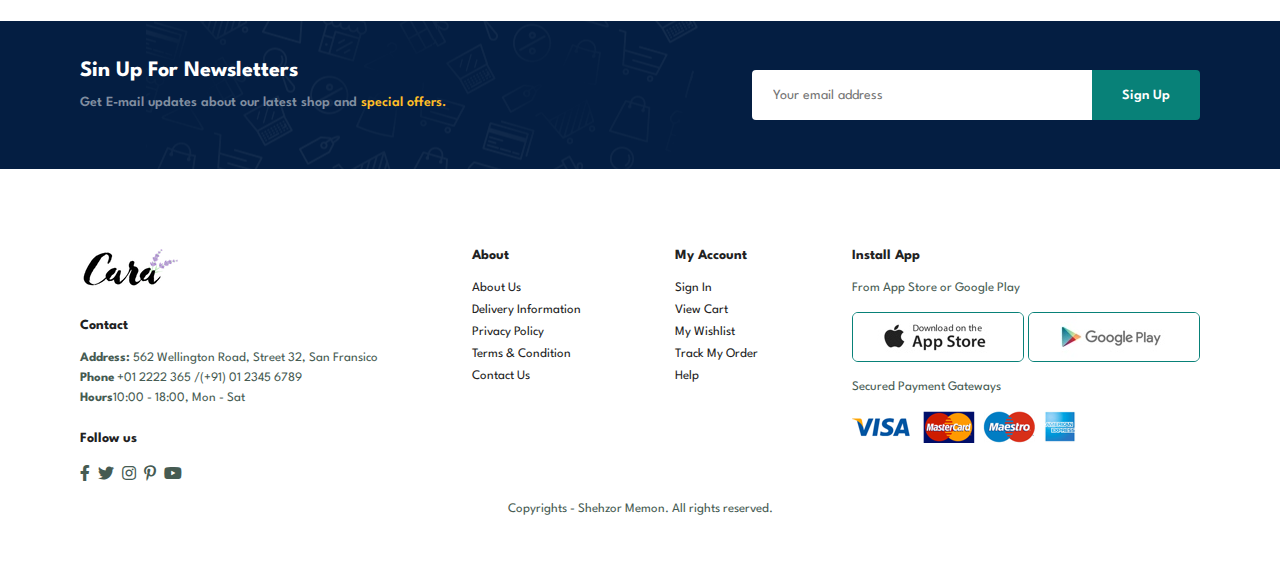
<file: contact.html>
<html lang="en">
<head>
    <meta charset="UTF-8">
    <meta http-equiv="X-UA-Compatible" content="IE=edge">
    <meta name="viewport" content="width=device-width, initial-scale=1.0">
    <title>Ecommerce Website</title>
    <link rel="stylesheet" href="https://pro.fontawesome.com/releases/v5.10.0/css/all.css"/>
    <link rel="stylesheet" href="style.css">
</head>
<body>
    <section id="header">
        <a href="#"><img src="img/logo.png" class="logo" alt=""></a>

        <div>
            <ul id="navbar">
                <li><a href="index.html">Home</a></li>
                <li><a href="shop.html">Shop</a></li>
                <li><a href="blog.html">Blog</a></li>
                <li><a href="about.html">About</a></li>
                <li><a class="active" href="contact.html">Contact</a></li>
                <li id="lg-bag"><a href="cart.html"><i class="far fa-shopping-bag"></i></a></li>
                <a href="#" id="close"><i class="far fa-times"></i></a>
            </ul>
        </div>
        <div id="mobile">
            <a href="cart.html"><i class="far fa-shopping-bag"></i></a>
            <i id="bar" class="fas fa-outdent"></i>
        </div>
    </section>

    <section id="page-header3" class="about-header">
        
        <h2>#let's_talk</h2>
        <p>LEAVE A MESSAGE, We love to hear from you!</p>
        
    </section>

    <section id="contact-details" class="section-p1">
        <div class="details">
            <span>GET IN TOUCH</span>
            <h2>Visit one of our agency locations or contact us today</h2>
            <h3>Haed Office</h3>
            <div>
                <li>
                    <i class="fal fa-map"></i>
                    <p>56 Glassford Street Glassgow G1 1UL New York</p>
                </li>
                <li>
                    <i class="far fa-envelope"></i>
                    <p>contact@example.com</p>
                </li><li>
                    <i class="fas fa-phone-alt"></i>
                    <p>contact@example.com</p>
                </li>
                <li>
                    <i class="fal fa-clock"></i>
                    <p>Monday to Saturday: 9.00 to 16.pm</p>
                </li>
            </div>
        </div>

        <div class="map">
            <iframe src="https://www.google.com/maps/embed?pb=!1m18!1m12!1m3!1d230696.12653475706!2d68.22681707720528!3d25.383815379210176!2m3!1f0!2f0!3f0!3m2!1i1024!2i768!4f13.1!3m3!1m2!1s0x394c70f6d444f3c3%3A0xc00bbc183d41e285!2sHyderabad%2C%20Sindh%2C%20Pakistan!5e0!3m2!1sen!2s!4v1667581150444!5m2!1sen!2s" width="600" height="450" style="border:0;" allowfullscreen="" loading="lazy" referrerpolicy="no-referrer-when-downgrade"></iframe>
        </div>
    </section>

    <section id="form-details">
        <form action="">
            <span>LEAVE A MESSAGE</span>
            <h2>We love to hear from you</h2>
            <input type="text" placeholder="Your Name">
            <input type="text" placeholder="E-mail">
            <input type="text" placeholder="Subject">
            <textarea name="" id="" cols="30" rows="10" placeholder="Your Message"></textarea>
            <button class="normal">Submit</button>
        </form>

        <div class="people">
            <div>
                <img src="img/people/1.png" alt="">
                <p><span>John Doe</span> Senior Marketing Manager <br> Phone: 000 123 000 77 88 <br> Email: contact@example.com</p>
            </div>
            <div>
                <img src="img/people/2.png" alt="">
                <p><span>William Smith</span> Senior Marketing Manager <br> Phone: 000 123 000 77 88 <br> Email: contact@example.com</p>
            </div>
            <div>
                <img src="img/people/3.png" alt="">
                <p><span>Emma Stone</span> Senior Marketing Manager <br> Phone: 000 123 000 77 88 <br> Email: contact@example.com</p>
            </div>
        </div>
    </section>

    <section id="newsletter" class="section-p1 section-m1">
        <div class="newstext">
            <h4>Sin Up For Newsletters</h4>
            <p>Get E-mail updates about our latest shop and <span>special offers.</span></p>
        </div>
        <div class="form">
            <input type="text" placeholder="Your email address">
            <button class="normal">Sign Up</button>
        </div>
    </section>

    <footer class="section-p1">
        <div class="col">
            <img class="logo" src="img/logo.png" alt="">
            <h4>Contact</h4>
            <p><strong>Address:</strong> 562 Wellington Road, Street 32, San Fransico</p>
            <p><strong>Phone</strong> +01 2222 365 /(+91) 01 2345 6789</p>
            <p><strong>Hours</strong>10:00 - 18:00, Mon - Sat</p>
            <div class="follow">
                <h4>Follow us</h4>
                <div class="icon">
                    <i class="fab fa-facebook-f"></i>
                    <i class="fab fa-twitter"></i>
                    <i class="fab fa-instagram"></i>
                    <i class="fab fa-pinterest-p"></i>
                    <i class="fab fa-youtube"></i>
                </div>
            </div>
        </div>

        <div class="col">
            <h4>About</h4>
            <a href="#">About Us</a>
            <a href="#">Delivery Information</a>
            <a href="#">Privacy Policy</a>
            <a href="#">Terms & Condition</a>
            <a href="#">Contact Us</a>
        </div>

        <div class="col">
            <h4>My Account</h4>
            <a href="#">Sign In</a>
            <a href="#">View Cart</a>
            <a href="#">My Wishlist</a>
            <a href="#">Track My Order</a>
            <a href="#">Help</a>
        </div>

        <div class="col install">
            <h4>Install App</h4>
            <p>From App Store or Google Play</p>
            <div class="row">
                <img src="img/pay/app.jpg" alt="">
                <img src="img/pay/play.jpg" alt="">
            </div>
                <p>Secured Payment Gateways</p>
                <img src="img/pay/pay.png" alt="">
        </div>

        <div class="copyright">
            <p> Copyrights - Shehzor Memon. All rights reserved.</p>
        </div>
    </footer>

    <script src="script.js"></script>
</body>
</html>
</file>
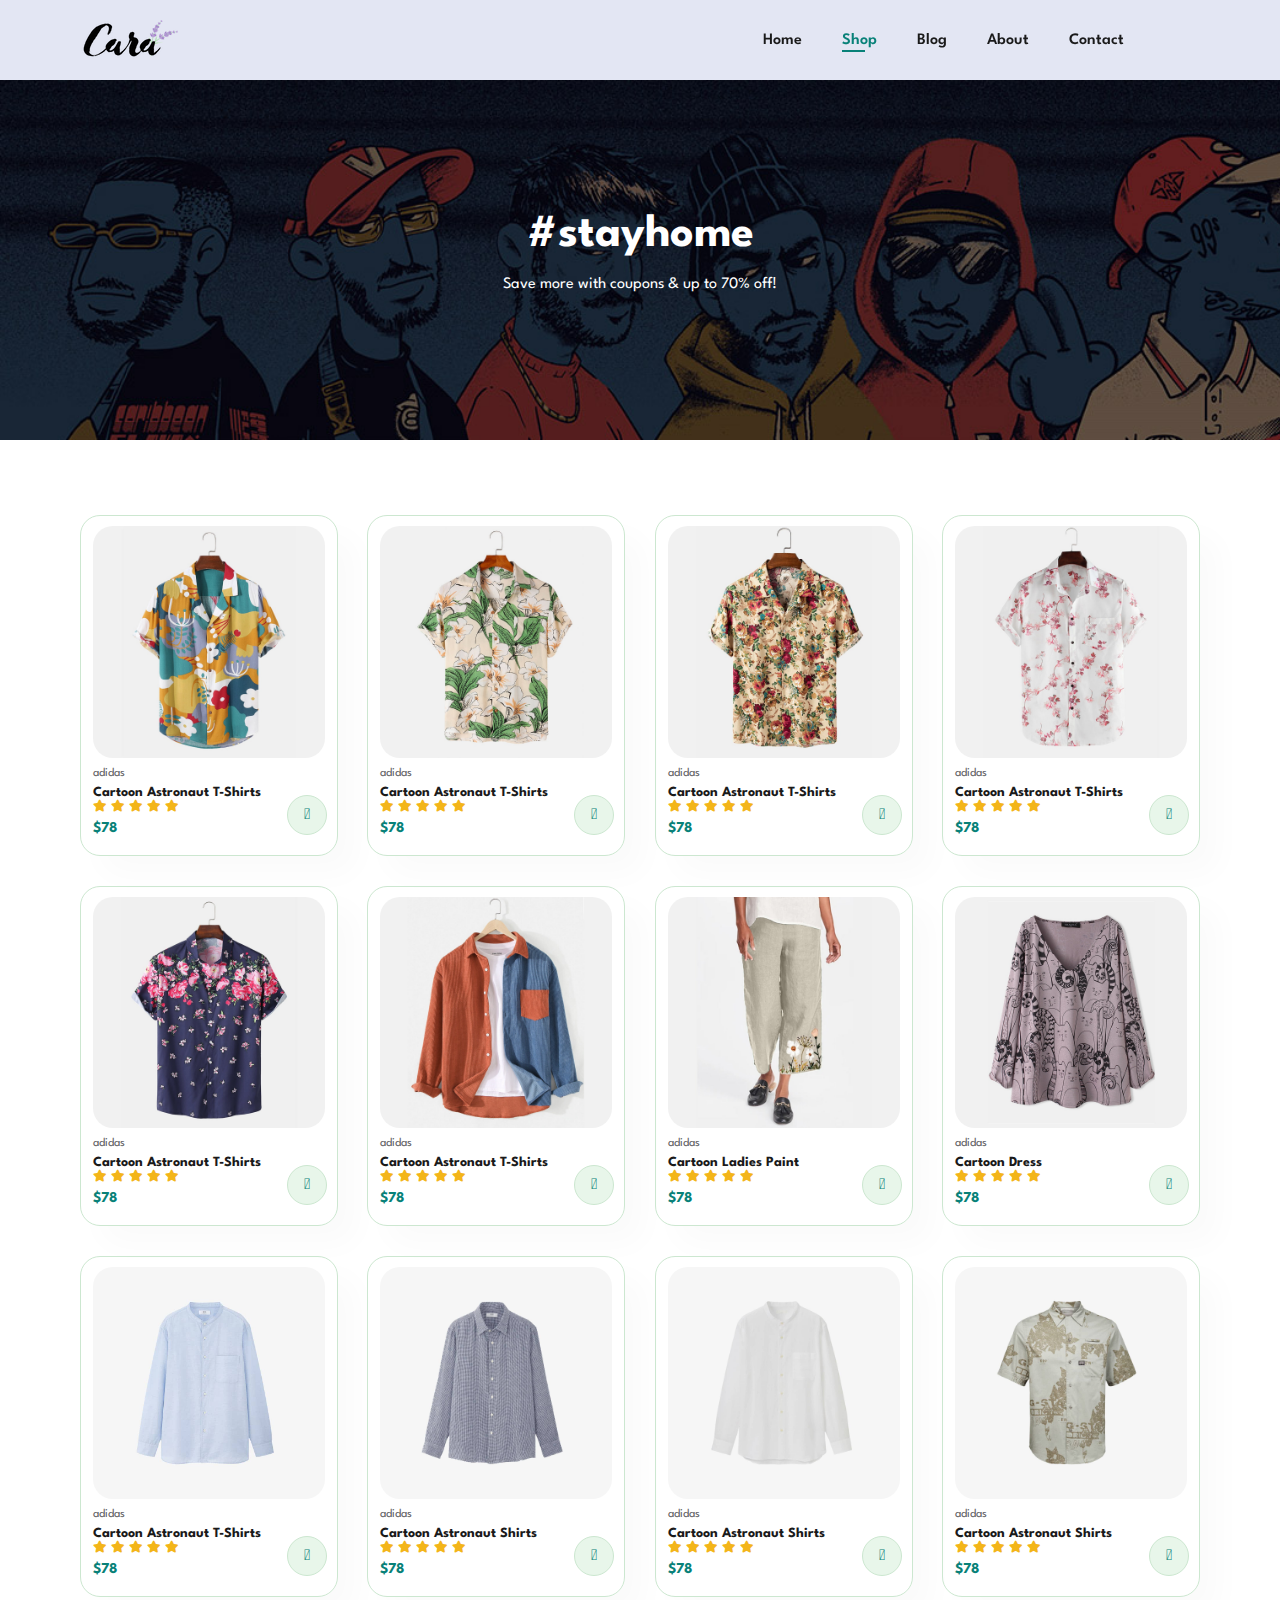
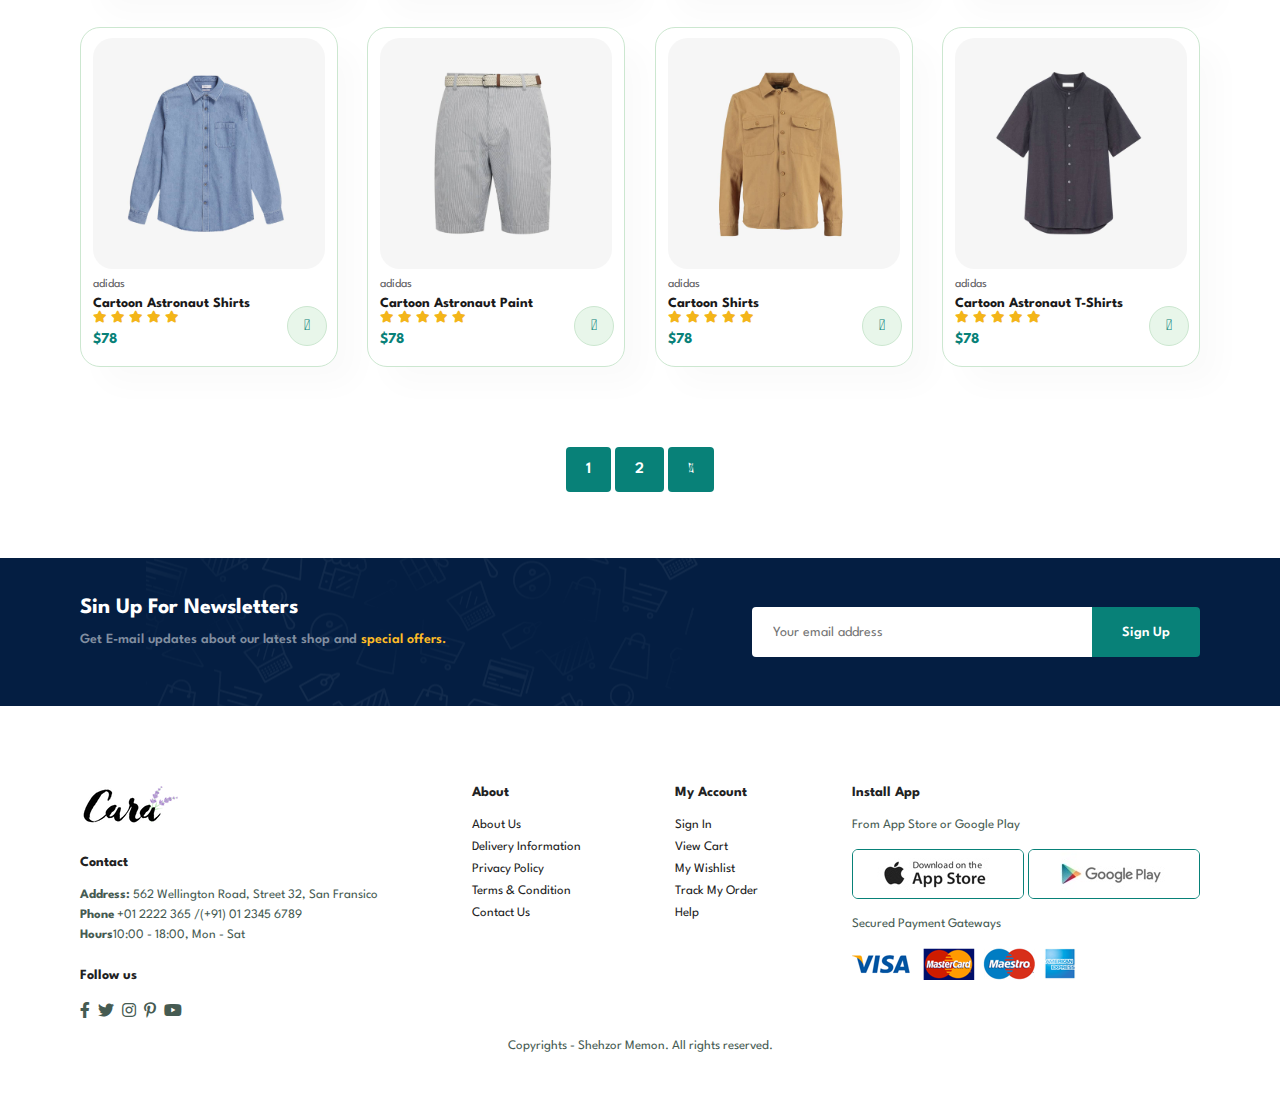
<file: shop.html>
<html lang="en">
<head>
    <meta charset="UTF-8">
    <meta http-equiv="X-UA-Compatible" content="IE=edge">
    <meta name="viewport" content="width=device-width, initial-scale=1.0">
    <title>Ecommerce Website</title>
    <link rel="stylesheet" href="https://pro.fontawesome.com/releases/v5.10.0/css/all.css"/>
    <link rel="stylesheet" href="style.css">
</head>
<body>
    <section id="header">
        <a href="#"><img src="img/logo.png" class="logo" alt=""></a>

        <div>
            <ul id="navbar">
                <li><a href="index.html">Home</a></li>
                <li><a class="active" href="shop.html">Shop</a></li>
                <li><a href="blog.html">Blog</a></li>
                <li><a href="about.html">About</a></li>
                <li><a href="contact.html">Contact</a></li>
                <li id="lg-bag"><a href="cart.html"><i class="far fa-shopping-bag"></i></a></li>
                <a href="#" id="close"><i class="far fa-times"></i></a>
            </ul>
        </div>
        <div id="mobile">
            <a href="cart.html"><i class="far fa-shopping-bag"></i></a>
            <i id="bar" class="fas fa-outdent"></i>
        </div>
    </section>

    <section id="page-header">
        
        <h2>#stayhome</h2>
        <p>Save more with coupons & up to 70% off!</p>
        
    </section>

    <section id="product1" class="section-p1">

        <div class="pro-container">
            <div class="pro" onclick="window.location.href='sproduct.html';">
                <img src="img/products/f1.jpg" alt="">
                <div class="des">
                    <span>adidas</span>
                    <h5>Cartoon Astronaut T-Shirts</h5>
                    <div class="star">
                        <i class="fas fa-star"></i>
                        <i class="fas fa-star"></i>
                        <i class="fas fa-star"></i>
                        <i class="fas fa-star"></i>
                        <i class="fas fa-star"></i>
                    </div>
                    <h4>$78</h4>
                </div>
                <a href="#"><i class="fal fa-shopping-cart cart"></i></a>
            </div>

            <div class="pro">
                <img src="img/products/f2.jpg" alt="">
                <div class="des">
                    <span>adidas</span>
                    <h5>Cartoon Astronaut T-Shirts</h5>
                    <div class="star">
                        <i class="fas fa-star"></i>
                        <i class="fas fa-star"></i>
                        <i class="fas fa-star"></i>
                        <i class="fas fa-star"></i>
                        <i class="fas fa-star"></i>
                    </div>
                    <h4>$78</h4>
                </div>
                <a href="#"><i class="fal fa-shopping-cart cart"></i></a>
            </div>

            <div class="pro">
                <img src="img/products/f3.jpg" alt="">
                <div class="des">
                    <span>adidas</span>
                    <h5>Cartoon Astronaut T-Shirts</h5>
                    <div class="star">
                        <i class="fas fa-star"></i>
                        <i class="fas fa-star"></i>
                        <i class="fas fa-star"></i>
                        <i class="fas fa-star"></i>
                        <i class="fas fa-star"></i>
                    </div>
                    <h4>$78</h4>
                </div>
                <a href="#"><i class="fal fa-shopping-cart cart"></i></a>
            </div>

            <div class="pro">
                <img src="img/products/f4.jpg" alt="">
                <div class="des">
                    <span>adidas</span>
                    <h5>Cartoon Astronaut T-Shirts</h5>
                    <div class="star">
                        <i class="fas fa-star"></i>
                        <i class="fas fa-star"></i>
                        <i class="fas fa-star"></i>
                        <i class="fas fa-star"></i>
                        <i class="fas fa-star"></i>
                    </div>
                    <h4>$78</h4>
                </div>
                <a href="#"><i class="fal fa-shopping-cart cart"></i></a>
            </div>

            <div class="pro">
                <img src="img/products/f5.jpg" alt="">
                <div class="des">
                    <span>adidas</span>
                    <h5>Cartoon Astronaut T-Shirts</h5>
                    <div class="star">
                        <i class="fas fa-star"></i>
                        <i class="fas fa-star"></i>
                        <i class="fas fa-star"></i>
                        <i class="fas fa-star"></i>
                        <i class="fas fa-star"></i>
                    </div>
                    <h4>$78</h4>
                </div>
                <a href="#"><i class="fal fa-shopping-cart cart"></i></a>
            </div>

            <div class="pro">
                <img src="img/products/f6.jpg" alt="">
                <div class="des">
                    <span>adidas</span>
                    <h5>Cartoon Astronaut T-Shirts</h5>
                    <div class="star">
                        <i class="fas fa-star"></i>
                        <i class="fas fa-star"></i>
                        <i class="fas fa-star"></i>
                        <i class="fas fa-star"></i>
                        <i class="fas fa-star"></i>
                    </div>
                    <h4>$78</h4>
                </div>
                <a href="#"><i class="fal fa-shopping-cart cart"></i></a>
            </div>

            <div class="pro">
                <img src="img/products/f7.jpg" alt="">
                <div class="des">
                    <span>adidas</span>
                    <h5>Cartoon Ladies Paint</h5>
                    <div class="star">
                        <i class="fas fa-star"></i>
                        <i class="fas fa-star"></i>
                        <i class="fas fa-star"></i>
                        <i class="fas fa-star"></i>
                        <i class="fas fa-star"></i>
                    </div>
                    <h4>$78</h4>
                </div>
                <a href="#"><i class="fal fa-shopping-cart cart"></i></a>
            </div>

            <div class="pro">
                <img src="img/products/f8.jpg" alt="">
                <div class="des">
                    <span>adidas</span>
                    <h5>Cartoon Dress</h5>
                    <div class="star">
                        <i class="fas fa-star"></i>
                        <i class="fas fa-star"></i>
                        <i class="fas fa-star"></i>
                        <i class="fas fa-star"></i>
                        <i class="fas fa-star"></i>
                    </div>
                    <h4>$78</h4>
                </div>
                <a href="#"><i class="fal fa-shopping-cart cart"></i></a>
            </div>
       
            <div class="pro">
                <img src="img/products/n1.jpg" alt="">
                <div class="des">
                    <span>adidas</span>
                    <h5>Cartoon Astronaut T-Shirts</h5>
                    <div class="star">
                        <i class="fas fa-star"></i>
                        <i class="fas fa-star"></i>
                        <i class="fas fa-star"></i>
                        <i class="fas fa-star"></i>
                        <i class="fas fa-star"></i>
                    </div>
                    <h4>$78</h4>
                </div>
                <a href="#"><i class="fal fa-shopping-cart cart"></i></a>
            </div>

            <div class="pro">
                <img src="img/products/n2.jpg" alt="">
                <div class="des">
                    <span>adidas</span>
                    <h5>Cartoon Astronaut Shirts</h5>
                    <div class="star">
                        <i class="fas fa-star"></i>
                        <i class="fas fa-star"></i>
                        <i class="fas fa-star"></i>
                        <i class="fas fa-star"></i>
                        <i class="fas fa-star"></i>
                    </div>
                    <h4>$78</h4>
                </div>
                <a href="#"><i class="fal fa-shopping-cart cart"></i></a>
            </div>

            <div class="pro">
                <img src="img/products/n3.jpg" alt="">
                <div class="des">
                    <span>adidas</span>
                    <h5>Cartoon Astronaut Shirts</h5>
                    <div class="star">
                        <i class="fas fa-star"></i>
                        <i class="fas fa-star"></i>
                        <i class="fas fa-star"></i>
                        <i class="fas fa-star"></i>
                        <i class="fas fa-star"></i>
                    </div>
                    <h4>$78</h4>
                </div>
                <a href="#"><i class="fal fa-shopping-cart cart"></i></a>
            </div>

            <div class="pro">
                <img src="img/products/n4.jpg" alt="">
                <div class="des">
                    <span>adidas</span>
                    <h5>Cartoon Astronaut Shirts</h5>
                    <div class="star">
                        <i class="fas fa-star"></i>
                        <i class="fas fa-star"></i>
                        <i class="fas fa-star"></i>
                        <i class="fas fa-star"></i>
                        <i class="fas fa-star"></i>
                    </div>
                    <h4>$78</h4>
                </div>
                <a href="#"><i class="fal fa-shopping-cart cart"></i></a>
            </div>

            <div class="pro">
                <img src="img/products/n5.jpg" alt="">
                <div class="des">
                    <span>adidas</span>
                    <h5>Cartoon Astronaut Shirts</h5>
                    <div class="star">
                        <i class="fas fa-star"></i>
                        <i class="fas fa-star"></i>
                        <i class="fas fa-star"></i>
                        <i class="fas fa-star"></i>
                        <i class="fas fa-star"></i>
                    </div>
                    <h4>$78</h4>
                </div>
                <a href="#"><i class="fal fa-shopping-cart cart"></i></a>
            </div>

            <div class="pro">
                <img src="img/products/n6.jpg" alt="">
                <div class="des">
                    <span>adidas</span>
                    <h5>Cartoon Astronaut Paint</h5>
                    <div class="star">
                        <i class="fas fa-star"></i>
                        <i class="fas fa-star"></i>
                        <i class="fas fa-star"></i>
                        <i class="fas fa-star"></i>
                        <i class="fas fa-star"></i>
                    </div>
                    <h4>$78</h4>
                </div>
                <a href="#"><i class="fal fa-shopping-cart cart"></i></a>
            </div>

            <div class="pro">
                <img src="img/products/n7.jpg" alt="">
                <div class="des">
                    <span>adidas</span>
                    <h5>Cartoon Shirts</h5>
                    <div class="star">
                        <i class="fas fa-star"></i>
                        <i class="fas fa-star"></i>
                        <i class="fas fa-star"></i>
                        <i class="fas fa-star"></i>
                        <i class="fas fa-star"></i>
                    </div>
                    <h4>$78</h4>
                </div>
                <a href="#"><i class="fal fa-shopping-cart cart"></i></a>
            </div>

            <div class="pro">
                <img src="img/products/n8.jpg" alt="">
                <div class="des">
                    <span>adidas</span>
                    <h5>Cartoon Astronaut T-Shirts</h5>
                    <div class="star">
                        <i class="fas fa-star"></i>
                        <i class="fas fa-star"></i>
                        <i class="fas fa-star"></i>
                        <i class="fas fa-star"></i>
                        <i class="fas fa-star"></i>
                    </div>
                    <h4>$78</h4>
                </div>
                <a href="#"><i class="fal fa-shopping-cart cart"></i></a>
            </div>
        </div>
    </section>

    <section id="pagination" class="section-p1">
        <a href="#">1</a>
        <a href="#">2</a>
        <a href="#"><i class="fal fa-long-arrow-alt-right"></i></a>
    </section>

    <section id="newsletter" class="section-p1 section-m1">
        <div class="newstext">
            <h4>Sin Up For Newsletters</h4>
            <p>Get E-mail updates about our latest shop and <span>special offers.</span></p>
        </div>
        <div class="form">
            <input type="text" placeholder="Your email address">
            <button class="normal">Sign Up</button>
        </div>
    </section>

    <footer class="section-p1">
        <div class="col">
            <img class="logo" src="img/logo.png" alt="">
            <h4>Contact</h4>
            <p><strong>Address:</strong> 562 Wellington Road, Street 32, San Fransico</p>
            <p><strong>Phone</strong> +01 2222 365 /(+91) 01 2345 6789</p>
            <p><strong>Hours</strong>10:00 - 18:00, Mon - Sat</p>
            <div class="follow">
                <h4>Follow us</h4>
                <div class="icon">
                    <i class="fab fa-facebook-f"></i>
                    <i class="fab fa-twitter"></i>
                    <i class="fab fa-instagram"></i>
                    <i class="fab fa-pinterest-p"></i>
                    <i class="fab fa-youtube"></i>
                </div>
            </div>
        </div>

        <div class="col">
            <h4>About</h4>
            <a href="#">About Us</a>
            <a href="#">Delivery Information</a>
            <a href="#">Privacy Policy</a>
            <a href="#">Terms & Condition</a>
            <a href="#">Contact Us</a>
        </div>

        <div class="col">
            <h4>My Account</h4>
            <a href="#">Sign In</a>
            <a href="#">View Cart</a>
            <a href="#">My Wishlist</a>
            <a href="#">Track My Order</a>
            <a href="#">Help</a>
        </div>

        <div class="col install">
            <h4>Install App</h4>
            <p>From App Store or Google Play</p>
            <div class="row">
                <img src="img/pay/app.jpg" alt="">
                <img src="img/pay/play.jpg" alt="">
            </div>
                <p>Secured Payment Gateways</p>
                <img src="img/pay/pay.png" alt="">
        </div>

        <div class="copyright">
            <p> Copyrights - Shehzor Memon. All rights reserved.</p>
        </div>
    </footer>

    <script src="script.js"></script>
</body>
</html>
</file>
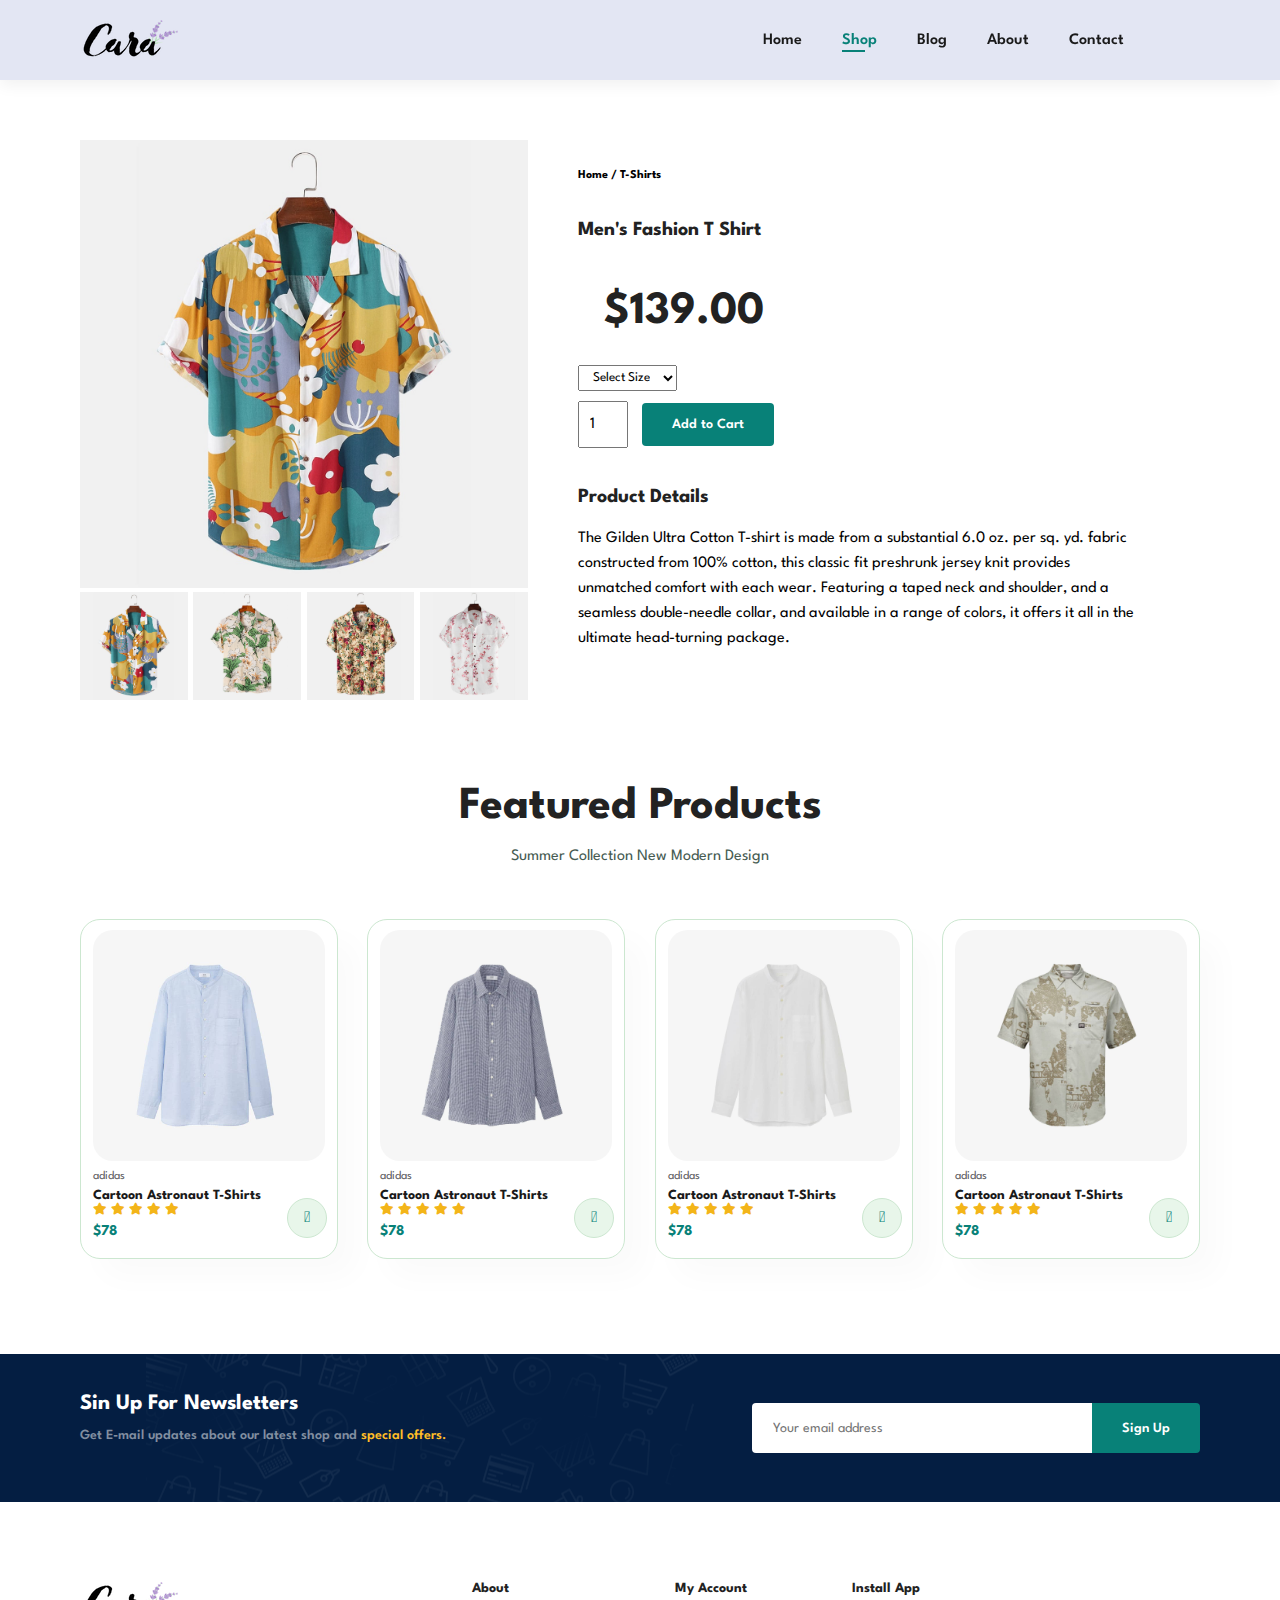
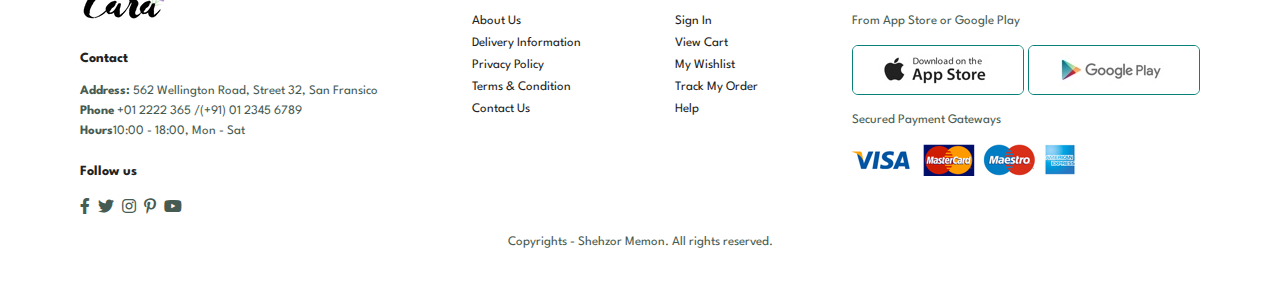
<file: sproduct.html>
<html lang="en">
<head>
    <meta charset="UTF-8">
    <meta http-equiv="X-UA-Compatible" content="IE=edge">
    <meta name="viewport" content="width=device-width, initial-scale=1.0">
    <title>Ecommerce Website</title>
    <link rel="stylesheet" href="https://pro.fontawesome.com/releases/v5.10.0/css/all.css"/>
    <link rel="stylesheet" href="style.css">
</head>
<body>
    <section id="header">
        <a href="#"><img src="img/logo.png" class="logo" alt=""></a>

        <div>
            <ul id="navbar">
                <li><a href="index.html">Home</a></li>
                <li><a class="active" href="shop.html">Shop</a></li>
                <li><a href="blog.html">Blog</a></li>
                <li><a href="about.html">About</a></li>
                <li><a href="contact.html">Contact</a></li>
                <li id="lg-bag"><a href="cart.html"><i class="far fa-shopping-bag"></i></a></li>
                <a href="#" id="close"><i class="far fa-times"></i></a>
            </ul>
        </div>
        <div id="mobile">
            <a href="cart.html"><i class="far fa-shopping-bag"></i></a>
            <i id="bar" class="fas fa-outdent"></i>
        </div>
    </section>

    <section id="prodetails" class="section-p1">
        <div class="single-pro-image">
            <img src="img/products/f1.jpg" width="100%" id="MainImg" alt="">

            <div class="small-img-group">
                <div class="small-img-col">
                    <img src="img/products/f1.jpg" width="100%" class="small-img" alt="">
                </div>
                <div class="small-img-col">
                    <img src="img/products/f2.jpg" width="100%" class="small-img" alt="">
                </div>
                <div class="small-img-col">
                    <img src="img/products/f3.jpg" width="100%" class="small-img" alt="">
                </div>
                <div class="small-img-col">
                    <img src="img/products/f4.jpg" width="100%" class="small-img" alt="">
                </div>
            </div>
        </div>

        <div class="single-pro-details">
            <h6>Home / T-Shirts</h6>
            <h4>Men's Fashion T Shirt</h4>
            <h2>$139.00</h2>
            <select>
                <option>Select Size</option>
                <option>XL</option>
                <option>XXL</option>
                <option>Small</option>
                <option>Large</option>
            </select>
            <input type="number" value="1">
            <button class="normal">Add to Cart</button>
            <h4>Product Details</h4>
            <span>The Gilden Ultra Cotton T-shirt is made from a substantial 6.0 oz. per sq. yd. fabric constructed from 100% cotton, this classic fit preshrunk jersey knit provides unmatched comfort with each wear. Featuring a taped neck and shoulder, and a seamless double-needle collar, and available in a range of colors, it offers it all in the ultimate head-turning package.</span>
        </div>
    </section>

    <section id="product1" class="section-p1">
        <h2>Featured Products</h2>
        <p>Summer Collection New Modern Design</p>
        <div class="pro-container">
            <div class="pro">
                <img src="img/products/n1.jpg" alt="">
                <div class="des">
                    <span>adidas</span>
                    <h5>Cartoon Astronaut T-Shirts</h5>
                    <div class="star">
                        <i class="fas fa-star"></i>
                        <i class="fas fa-star"></i>
                        <i class="fas fa-star"></i>
                        <i class="fas fa-star"></i>
                        <i class="fas fa-star"></i>
                    </div>
                    <h4>$78</h4>
                </div>
                <a href="#"><i class="fal fa-shopping-cart cart"></i></a>
            </div>

            <div class="pro">
                <img src="img/products/n2.jpg" alt="">
                <div class="des">
                    <span>adidas</span>
                    <h5>Cartoon Astronaut T-Shirts</h5>
                    <div class="star">
                        <i class="fas fa-star"></i>
                        <i class="fas fa-star"></i>
                        <i class="fas fa-star"></i>
                        <i class="fas fa-star"></i>
                        <i class="fas fa-star"></i>
                    </div>
                    <h4>$78</h4>
                </div>
                <a href="#"><i class="fal fa-shopping-cart cart"></i></a>
            </div>

            <div class="pro">
                <img src="img/products/n3.jpg" alt="">
                <div class="des">
                    <span>adidas</span>
                    <h5>Cartoon Astronaut T-Shirts</h5>
                    <div class="star">
                        <i class="fas fa-star"></i>
                        <i class="fas fa-star"></i>
                        <i class="fas fa-star"></i>
                        <i class="fas fa-star"></i>
                        <i class="fas fa-star"></i>
                    </div>
                    <h4>$78</h4>
                </div>
                <a href="#"><i class="fal fa-shopping-cart cart"></i></a>
            </div>

            <div class="pro">
                <img src="img/products/n4.jpg" alt="">
                <div class="des">
                    <span>adidas</span>
                    <h5>Cartoon Astronaut T-Shirts</h5>
                    <div class="star">
                        <i class="fas fa-star"></i>
                        <i class="fas fa-star"></i>
                        <i class="fas fa-star"></i>
                        <i class="fas fa-star"></i>
                        <i class="fas fa-star"></i>
                    </div>
                    <h4>$78</h4>
                </div>
                <a href="#"><i class="fal fa-shopping-cart cart"></i></a>
            </div>
            
        </div>
    </section>

    <section id="newsletter" class="section-p1 section-m1">
        <div class="newstext">
            <h4>Sin Up For Newsletters</h4>
            <p>Get E-mail updates about our latest shop and <span>special offers.</span></p>
        </div>
        <div class="form">
            <input type="text" placeholder="Your email address">
            <button class="normal">Sign Up</button>
        </div>
    </section>

    <footer class="section-p1">
        <div class="col">
            <img class="logo" src="img/logo.png" alt="">
            <h4>Contact</h4>
            <p><strong>Address:</strong> 562 Wellington Road, Street 32, San Fransico</p>
            <p><strong>Phone</strong> +01 2222 365 /(+91) 01 2345 6789</p>
            <p><strong>Hours</strong>10:00 - 18:00, Mon - Sat</p>
            <div class="follow">
                <h4>Follow us</h4>
                <div class="icon">
                    <i class="fab fa-facebook-f"></i>
                    <i class="fab fa-twitter"></i>
                    <i class="fab fa-instagram"></i>
                    <i class="fab fa-pinterest-p"></i>
                    <i class="fab fa-youtube"></i>
                </div>
            </div>
        </div>

        <div class="col">
            <h4>About</h4>
            <a href="#">About Us</a>
            <a href="#">Delivery Information</a>
            <a href="#">Privacy Policy</a>
            <a href="#">Terms & Condition</a>
            <a href="#">Contact Us</a>
        </div>

        <div class="col">
            <h4>My Account</h4>
            <a href="#">Sign In</a>
            <a href="#">View Cart</a>
            <a href="#">My Wishlist</a>
            <a href="#">Track My Order</a>
            <a href="#">Help</a>
        </div>

        <div class="col install">
            <h4>Install App</h4>
            <p>From App Store or Google Play</p>
            <div class="row">
                <img src="img/pay/app.jpg" alt="">
                <img src="img/pay/play.jpg" alt="">
            </div>
                <p>Secured Payment Gateways</p>
                <img src="img/pay/pay.png" alt="">
        </div>

        <div class="copyright">
            <p> Copyrights - Shehzor Memon. All rights reserved.</p>
        </div>
    </footer>

    <script>
        var MainImg = document.getElementById("MainImg");
        var smallImg = document.getElementsByClassName("small-img")

        smallImg[0].onclick = function(){
            MainImg.src = smallImg[0].src;
        }
        smallImg[1].onclick = function(){
            MainImg.src = smallImg[1].src;
        }
        smallImg[2].onclick = function(){
            MainImg.src = smallImg[2].src;
        }
        smallImg[3].onclick = function(){
            MainImg.src = smallImg[3].src;
        }
    </script>

    <script src="script.js"></script>
</body>
</html>
</file>
<file: style.css>
@import url('https://fonts.googleapis.com/css2?family=Spartan:wght@100,200;300;400;500;600;700;800;900&display=swap');

* {
    margin: 0;
    padding: 0;
    box-sizing: border-box;
    font-family: 'Spartan', sans-serif;
}

h1 {
    font-size: 50px;
    line-height: 64px;
    color: #222;
}

h2 {
    font-size: 46px;
    line-height: 54px;
    color: #222;
}

h4 {
    font-size: 20px;
    color: #222;
}

h6 {
    font-weight: 700;
    font-size: 12px;
}

p {
    font-size: 16px;
    color: #465b52;
    margin: 15px 0 20px 0;
}

.section-p1 {
    padding: 40px 80px;
}

.section-m1 {
    margin: 40px 0;
}

button.normal {
    font-size: 14px;
    font-weight: 600;
    padding: 15px 30px;
    color: #000;
    background-color: #fff;
    border-radius: 4px;
    cursor: pointer;
    border: none;
    outline: none;
    transition: .2s;
}

button.white {
    font-size: 13px;
    font-weight: 600;
    padding: 11px 18px;
    color: #fff;
    background-color: transparent;
    cursor: pointer;
    border: 1px solid #fff;
    outline: none;
    transition: .2s;
}


body {
    width: 100%;
}

/* Header Start */
#header {
    display: flex;
    align-items: center;
    justify-content: space-between;
    padding: 20px 80px;
    background: #E3E6F3;
    box-shadow: 0 5px 15px rgba(0, 0, 0, 0.06);
    z-index: 999;
    position: sticky;
    top: 0;
    left: 0;
}

#navbar {
    display: flex;
    align-items: center;
    justify-content: center;
}

#navbar li {
    list-style: none;
    padding: 0 20px;
    position: relative;
}

#navbar li a {
    text-decoration: none;
    font-size: 16px;
    font-weight: 600;
    color: #1a1a1a;
    transition: .3s ease;
}
#navbar li a:hover {
    color: #088178;
}

#navbar li a:hover,
#navbar li a.active {
    color: #088178;
}

#navbar li a.active::after,
#navbar li a:hover::after {
    content: '';
    width: 30%;
    height: 2px;
    background: #088178;
    position: absolute;
    bottom: -4px;
    left: 20px;
}

#mobile {
    display: none;
    align-items: center;
}

#close {
    display: none;
}

/* Hoe Page */
#hero {
    background-image: url(img/hero4.png);
    height: 90vh;
    width: 100%;
    background-size: cover;
    background-position: top 25% right 0;
    padding: 0 80px;
    display: flex;
    flex-direction: column;
    align-items: flex-start;
    justify-content: center;
}

#hero h4 {
    padding-bottom: 15px;
}

#hero h1 {
    color: #088178;
}

#hero button {
    background-image: url(img/button.png);
    background-color: transparent;
    color: #088178;
    border: 0;
    padding: 14px 80px 14px 65px;
    background-repeat: no-repeat;
    cursor: pointer;
    font-weight: 700;
    font-size: 15px;
}

#feature {
    display: flex;
    align-items: center;
    justify-content: space-between;
    flex-wrap: wrap;
}

#feature .fe-box {
    width: 180px;
    text-align: center;
    padding: 25px 15px;
    box-shadow: 20px 20px 34px rgba(0, 0, 0, 0.03);
    border: 1px solid #cce7d0;
    border-radius: 4px;
    margin: 15px 0;
}

#feature .fe-box:hover {
    box-shadow: 10px 10px 54px rgba(70, 62, 221, 0.1);
}

#feature .fe-box h6 {
    display: inline-block;
    padding: 9px 8px 6px 8px;
    line-height: 1;
    border-radius: 4px;
    color: #088178;
    background-color: #fddde4;
}

#feature .fe-box  img {
    width: 100%;
    margin-bottom: 10px;
}

#feature .fe-box:nth-child(2) h6 {
    background-color: #cdebbc;
}

#feature .fe-box:nth-child(3) h6 {
    background-color: #d1e8f2;
}

#feature .fe-box:nth-child(4) h6 {
    background-color: #cdd4f8;
}

#feature .fe-box:nth-child(5) h6 {
    background-color: #f6dbf6;
}

#feature .fe-box:nth-child(6) h6 {
    background-color: #fff2e5;
}

#product1 {
    text-align: center;
}

#product1 .pro-container {
    display: flex;
    justify-content: space-between;
    padding-top: 20px;
    flex-wrap: wrap;
}

#product1 .pro {
    width: 23%;
    min-width: 250px;
    padding: 10px 12px;
    border: 1px solid #cce7d0;
    border-radius: 20px;
    cursor: pointer;
    box-shadow: 20px 20px 30px rgba(0, 0, 0, 0.02);
    margin: 15px 0;
    transition: 0.2s ease;
    position: relative;
}

#product1 .pro:hover {
    box-shadow: 20px 20px 30px rgba(0, 0, 0, 0.06);
}

#product1 .pro img {
    width: 100%;
    border-radius: 20px;
}

#product1 .pro .des {
    text-align: start;
    padding: 10px 0;
}

#product1 .pro .des span {
    color: #606063;
    font-size: 12px;
}

#product1 .pro .des h5 {
    padding-top: 7px;
    color: #1a1a1a;
    font-size: 14px;
}

#product1 .pro .des i {
    font-size: 12px;
    color: rgb(243, 181, 25);
}

#product1 .pro .des h4 {
    padding-top: 7px;
    font-size: 15px;
    font-weight: 700;
    color: #088178;
}

#product1 .pro .cart {
    width: 40px;
    height: 40px;
    line-height: 40px;
    border-radius: 50px;
    background-color: #e8f6ea;
    font-weight: 500;
    color: #088178;
    border: 1px solid #cce7d0;
    position: absolute;
    bottom: 20px;
    right: 10px;
}

#banner {
    display: flex;
    flex-direction: column;
    justify-content: center;
    align-items: center;
    text-align: center;
    background-image: url(img/banner/b2.jpg);
    width: 100%;
    height: 40vh;
    background-size: cover;
    background-position: center;
}

#banner h4 {
    color: #fff;
    font-size: 16px;
}

#banner h2 {
    color: #fff;
    font-size: 30px;
    padding: 10px 0;
}

#banner h2 span {
    color: #ef3636;
}

#banner button:hover {
    background: #088178;
    color: #fff;
}

#sm-banner {
    display: flex;
    justify-content: space-between;
    flex-wrap: wrap;
}

#sm-banner .banner-box {
        display: flex;
        flex-direction: column;
        justify-content: center;
        align-items: flex-start;
        background-image: url(img/banner/b17.jpg);
        min-width: 540px;
        height: 50vh;
        background-size: cover;
        background-position: center;
        padding: 30px;
}

#sm-banner .banner-box2 {
    background-image: url(img/banner/b10.jpg);
}

#sm-banner h4 {
    color: #fff;
    font-size: 20px;
    font-weight: 300;
}

#sm-banner h2 {
    color: #fff;
    font-size: 28px;
    font-weight: 800;
}

#sm-banner span {
    color: #fff;
    font-size: 14px;
    font-weight: 500;
    padding-bottom: 15px;
}

#sm-banner .banner-box:hover button {
    background: #088178;
    border: 1px solid #088178;
}

#banner3 {
    display: flex;
    justify-content: space-between;
    flex-wrap: wrap;
    padding: 0 80px;
}

#banner3 .banner-box {
        display: flex;
        flex-direction: column;
        justify-content: center;
        align-items: flex-start;
        background-image: url(img/banner/b7.jpg);
        min-width: 30%;
        height: 30vh;
        background-size: cover;
        background-position: center;
        padding: 20px;
        margin-bottom: 20px;
}

#banner3 .banner-box2 {
    background-image: url(img/banner/b4.jpg);
}

#banner3 .banner-box3 {
    background-image: url(img/banner/b18.jpg);
}

#banner3 h2 {
    color: #fff;
    font-weight: 900;
    font-size: 22px;
}

#banner3 h3 {
    color: #ec544e;
    font-weight: 800;
    font-size: 15px;
}

#newsletter {
    display: flex;
    justify-content: space-between;
    flex-wrap: wrap;
    align-items: center;
    background-image: url(img/banner/b14.png);
    background-repeat: no-repeat;
    background-position: 20% 30%;
    background-color: #041e42;
}

#newsletter h4 {
    font-size: 22px;
    font-weight: 700;
    color: #fff;
}

#newsletter p {
    font-size: 14px;
    font-weight: 600;
    color: #818ea0;
}

#newsletter p span{
    color: #ffbd27;
}

#newsletter .form {
    display: flex;
    width: 40%;
}

#newsletter input {
    height: 3.125rem;
    padding: 0 1.25rem;
    font-size: 14px;
    width: 100%;
    border: 1px solid transparent;
    border-radius: 4px;
    outline: none;
    border-top-right-radius: 0;
    border-bottom-right-radius: 0;
}

#newsletter button {
    background-color: #088178;
    color: #fff;
    white-space: nowrap;
    border-top-left-radius: 0;
    border-bottom-left-radius: 0;
}

footer {
    display: flex;
    flex-wrap: wrap;
    justify-content: space-between;
}

footer .col {
    display: flex;
    flex-direction: column;
    align-items: flex-start;
    margin-bottom: 20px;
}

footer .logo {
    margin-bottom: 30px;
}

footer h4 {
    font-size: 14px;
    padding-bottom: 20px;
}

footer p {
    font-size: 13px;
    margin:  0 0 8px 0;
}

footer a {
    font-size: 13px;
    text-decoration: none;
    color: #222;
    margin-bottom: 10px;
}

footer .follow {
    margin-top: 20px;
}

footer .follow i {
    color: #465b52;
    padding-right: 4px;
    cursor: pointer;
}

footer .install .row img {
    border: 1px solid #088178;
    border-radius: 6px;
}

footer .install img {
    margin: 10px 0 15px 0;
}

footer .follow i:hover,
footer a:hover{
    color: #088178;
}

footer .copyright {
    width: 100%;
    text-align: center;
}



/* Shop Page */

#page-header {
    background-image: url(img/banner/b1.jpg);
    width: 100%;
    height: 40vh;
    background-size: cover;
    display: flex;
    justify-content: center;
    align-items: center;
    flex-direction: column;
    padding: 14px;
}

#page-header h2,
#page-header p {
    color: #fff;
}

#pagination {
    text-align: center;
}

#pagination a {
    text-decoration: none;
    background-color: #088178;
    padding: 15px 20px;
    border-radius: 4px;
    color: #fff;
    font-weight: 600;
}

#pagination a i {
    font-size: 16px;
    font-weight: 600;
}

/* Single Product */

#prodetails {
    display: flex;
    margin-top: 20px;
}

#prodetails .single-pro-image {
    width: 40%;
    margin-right: 50px;
}

.small-img-group {
    display: flex;
    justify-content: space-between;
}

.small-img-col {
    flex-basis: 24%;
    cursor: pointer;
    margin-top: 4px;
}

#prodetails .single-pro-details {
    width: 50%;
    padding-top: 30px;
}

#prodetails .single-pro-details h4 {
    padding: 40px 0 20px 0;
}

#prodetails .single-pro-details h2 {
    padding: 26px;
}

#prodetails .single-pro-details select {
    display: block;
    padding: 5px 10px;
    margin-bottom: 10px;
}

#prodetails .single-pro-details input {
    width: 50px;
    height: 47px;
    padding-left: 10px;
    font-size: 16px;
    margin-right: 10px;
}

#prodetails .single-pro-details input:focus {
    outline: none;
}

#prodetails .single-pro-details button {
    background-color: #088178;
    color: #fff;
}

#prodetails .single-pro-details span {
    line-height: 25px;
}

/* Blog Page */

#page-header2 {
    background-image: url(img/banner/b19.jpg);
    width: 100%;
    height: 40vh;
    background-size: cover;
    display: flex;
    justify-content: center;
    align-items: center;
    flex-direction: column;
    padding: 14px;
}

#page-header2 h2,
#page-header2 p {
    color: #fff;
}

#blog {
    padding: 150px 150px 0 150px;
}

#blog .blog-box {
    display: flex;
    align-items: center;
    width: 100%;
    position: relative;
    padding-bottom: 90px;
}

#blog .blog-img {
    width: 50%;
    margin-right: 40px;
}

#blog img {
    width: 100%;
    height: 300px;
    object-fit: cover;
}

#blog .blog-details {
    width: 50%;
}

#blog .blog-details a {
    text-decoration: none;
    font-size: 11px;
    color: #000;
    font-weight: 600;
    position: relative;
    transition: 0.3s;
}

#blog .blog-details a::after {
    content: "";
    width: 50px;
    height: 1px;
    background-color: #000;
    position: absolute;
    top: 4px;
    right: -60px;
}

#blog .blog-details a:hover {
    color: #088178;
}

#blog .blog-details a:hover::after {
    background-color: #088178;
}

#blog .blog-box h1 {
    position: absolute;
    top: -40px;
    left: 0;
    font-size: 70px;
    font-weight: 700;
    color: #c9cbce;
    z-index: -9;
}

/* About */

#page-header3 {
    background-image: url(img/about/banner.png);
    width: 100%;
    height: 40vh;
    background-size: cover;
    display: flex;
    justify-content: center;
    align-items: center;
    flex-direction: column;
    padding: 14px;
}

#page-header3 h2,
#page-header3 p {
    color: #fff;
}

#about-head {
    display: flex;
    align-items: center;
}

#about-head img {
    width: 50%;
    height: auto;
}

#about-head div {
    padding-left: 40px;
}

#about-app {
    text-align: center;
}

#about-app .video {
    width: 70%;
    height: 100%;
    margin: 30px auto 0 auto;
}

#about-app .video video {
    width: 100%;
    height: 100%;
    border-radius: 20px;
}

/* Contact page */
#contact-details {
    display: flex;
    align-items: center;
    justify-content: space-between;
}

#contact-details .details {
    width: 40%;
}

#contact-details .details span,
#form-details form span {
    font-size: 12px;
}

#contact-details .details h2,
#form-details form h2 {
    font-size: 26px;
    line-height: 35px;
    padding: 20px 0;
}

#contact-details .details h3 {
    font-size: 16px;
    padding-bottom: 15px;
}

#contact-details .details li {
    list-style: none;
    display: flex;
    padding: 10px 0;
}

#contact-details .details li i {
    font-size: 14px;
    padding-right: 22px;
}

#contact-details .details li p {
    margin: 0;
    font-size: 14px;
}

#contact-details .map {
    width: 55%;
    height: 400px;
}

#contact-details .map iframe {
    width: 100%;
    height: 100%;
}

#form-details {
    display: flex;
    justify-content: space-between;
    margin: 30px;
    padding: 80px;
    border: 1px solid #e1e1e1;
}

#form-details form {
    width: 65%;
    display: flex;
    flex-direction: column;
    align-items: flex-start;
}

#form-details form input,
#form-details form textarea {
    width: 100%;
    padding: 12px 15px;
    outline: none;
    margin-bottom: 20px;
    border: 1px solid #e1e1e1;
}

#form-details form button {
    background-color: #088178;
    color: #fff;
}

#form-details .people div {
    padding-bottom: 25px;
    display: flex;
    align-items: flex-start;
}

#form-details .people div img {
    width: 65px;
    height: 65px;
    object-fit: cover;
    margin-right: 15px;
}

#form-details .people div p {
    margin: 0;
    font-size: 13px;
    line-height: 25px;
}

#form-details .people div p span {
    display: block;
    font-size: 16px;
    font-weight: 600;
    color: #000;
}

/* Cart Page */
#cart {
    overflow-x: auto;
}

#cart table {
    width: 100%;
    border-collapse: collapse;
    table-layout: fixed;
    white-space: nowrap;
}

#cart table img {
    width: 70%;
}

#cart table td:nth-child(1) {
    width: 100px;
    text-align: center;
}

#cart table td:nth-child(2) {
    width: 150px;
    text-align: center;
}

#cart table td:nth-child(3) {
    width: 250px;
    text-align: center;
}

#cart table td:nth-child(4),
#cart table td:nth-child(5),
#cart table td:nth-child(6) {
    width: 150px;
    text-align: center;
}

#cart table td:nth-child(5) input {
    width: 70px;
    padding: 10px 5px 10px 15px;
}

#cart table thead {
    border: 1px solid #e2e9e1;
    border-left: none;
    border-right: none;
}

#cart table thead td {
    font-weight: 700;
    text-transform: uppercase;
    font-size: 13px;
    padding: 18px 0;
}

#cart table tbody tr td {
    padding-top: 15px;
}

#cart table tbody td {
    font-size: 13px;
}

#cart-add {
    display: flex;
    flex-wrap: wrap;
    justify-content: space-between;
}

#coupon {
    width: 50%;
    margin-bottom: 30px;
}

#coupon h3,
#subtotal h3 {
    padding-bottom: 15px;
}

#coupon input {
    padding: 10px 20px;
    outline: none;
    width: 60%;
    margin-right: 10px;
    border: 1px solid #e2e9e1;
}

#coupon button,
#subtotal button {
    background-color: #088178;
    color: #fff;
    padding: 12px 20px;
}

#subtotal {
    width: 50%;
    margin-bottom: 30px;
    border: 1px solid #e2e9e1;
    padding: 30px;
}

#subtotal table {
    border-collapse: collapse;
    width: 100%;
    margin-bottom: 20px;
}

#subtotal table td {
    width: 50%;
    border: 1px solid #e2e9e1;
    padding: 10px;
    font-size: 13px;
}

/* Media Query */
@media (max-width: 799px) {
    .section-p1 {
        padding: 40px 40px;
    }

    #navbar {
        display: flex;
        flex-direction: column;
        align-items: flex-start;
        justify-content: flex-start;
        position: fixed;
        top: 0;
        right: -300px;
        height: 100vh;
        width: 300px;
        background-color: #E3E6F3;
        box-shadow: 0 40xp 60px (0, 0, 0, 0.1);
        padding: 80px 0 0 10px;
        transition: 0.3s;
    }

    #navbar.active {
        right: 0;
    }

    #navbar li {
       margin-bottom: 25px; 
    }

    #mobile {
        display: flex;
        align-items: center;
    }

    #mobile i {
        color: #1a1a1a;
        font-size: 24px;
        padding-left: 20px;
    }

    #close {
        display: initial;
        position: absolute;
        top: 30px;
        left: 30px;
        color: #222;
        font-size: 24px;
    }

    #lg-bag {
        display: none;
    }

    #hero {
        height: 70vh;
        padding: 0 80px;
        background-position: top 30% right 30%;
    }

    #feature {
        justify-content: center;    
    }

    #feature .fe-box {
        margin: 15px 15px;
    }

    #product1 .pro-container {
        justify-content: center;
    }

    #product1 .pro {
        margin: 15px;
    }

    #banner {
        height: 20vh;
    }

    #sm-banner .banner-box {
        min-width: 100%;
        height: 30vh;
    }

    #banner3 {
        padding: 0 40px;
    }

    #banner3 .banner-box {
        width: 28%;
    }

    #newsletter .form {
        width: 70%;
    }

    /* Contact Page */
    #form-details {
        padding: 40px;
    }

    #form-details form {
        width: 50%;
    }
}


@media (max-width: 477px) {
    .section-p1 {
        padding: 20px;
    }

    #header {
        padding: 10px 30px;
    }

    h1 {
        font-size: 38px;
    }

    h2 {
        font-size: 32px;
    }

    #hero {
        padding: 0 20px;
        background-position: 55%;
    }

    #feature {
        justify-content: space-between;
    }

    #feature .fe-box {
        width: 155px;
        margin: 0 0 15px 0;
    }

    #product1 .pro {
        width: 100%;
    }

    #banner {
        height: 40vh;
    }

    #sm-banner .banner-box {
        height: 40vh;
    }

    #sm-banner .banner-box2 {
        margin-top: 20px;
    }

    #banner3 {
        padding: 0 20px;
    }

    #banner3 .banner-box {
        width: 100%;
    }

    #newsletter {
        padding: 40px 20px;
    }

    #newsletter .form {
        width: 100%;
    }

    footer .copyright {
        text-align: start;
    }

    /* Single product */
    #prodetails {
        display: flex;
        flex-direction: column;
    }

    #prodetails .single-pro-image {
        width: 100%;
        margin-right: 0px;
    }

    #prodetails .single-pro-details {
        width: 100%;
    }

    /* Blog Page */
    #blog {
        padding: 100px 20px 0 20px;
    }

    #blog .blog-box {
        display: flex;
        flex-direction: column;
        align-items: flex-start;
    }

    #blog .blog-img {
        width: 100%;
        margin-right: 0px;
        margin-bottom: 30px;
    }

    #blog .blog-details {
        width: 100%;
    }

    /* About Page */
    #about-head {
        flex-direction: column;
    }

    #about-head img {
        width: 100%;
        margin-bottom: 20px;
    }

    #about-head div {
        padding-left: 0px;
    }

    #about-app .video {
        width: 100%;
    }

    /* Contact Page */
    #contact-details {
        flex-direction: column;
    }

    #contact-details .details {
        width: 100%;
        margin-bottom: 30px;
    }

    #contact-details .map {
        width: 100%;
    }

    #form-details {
        margin: 10px;
        padding: 30px 10px;
        flex-wrap: wrap;
    }

    #form-details form {
        width: 100%;
        margin-bottom: 30px;
    }

    /* Cart Page */
    #cart-add {
        flex-direction: column;
    }

    #coupon {
        width: 100%;
    }

    #subtotal {
        width: 100%;
        padding: 20px;
    }
}
</file>
